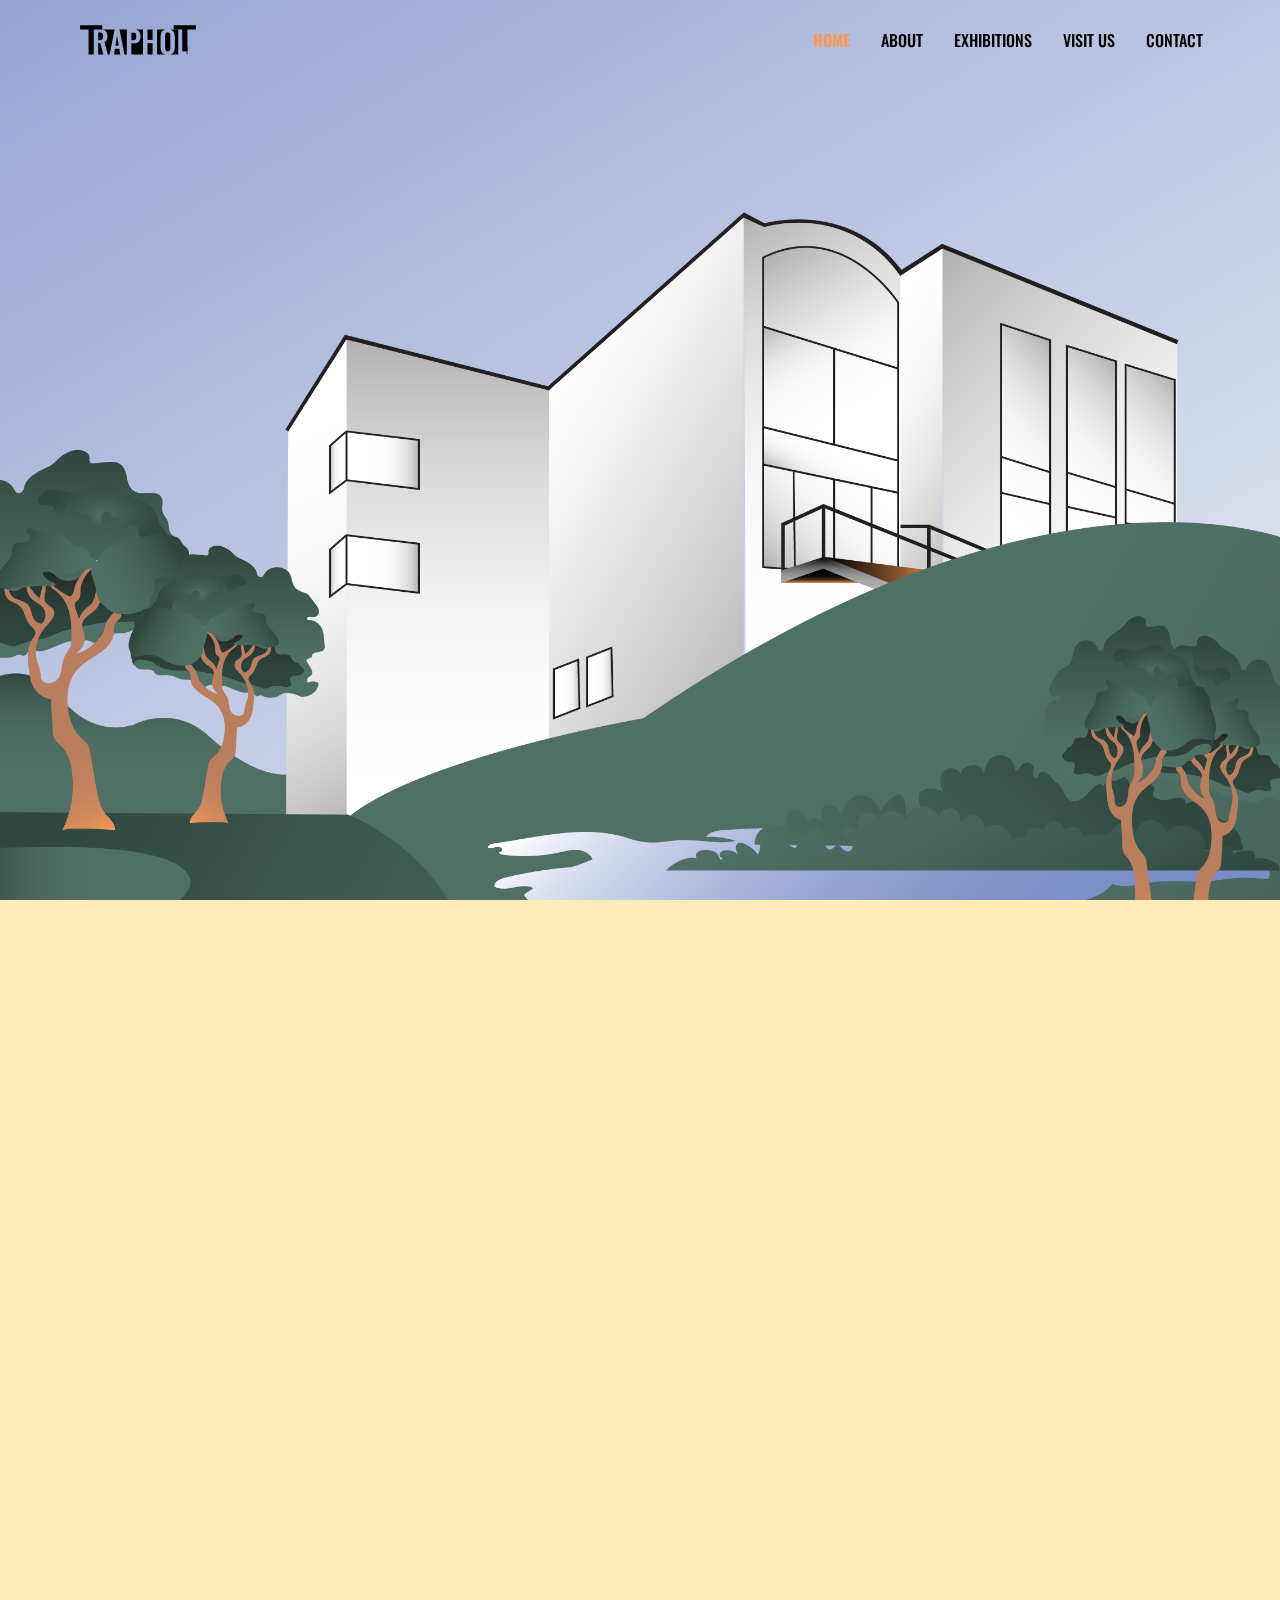
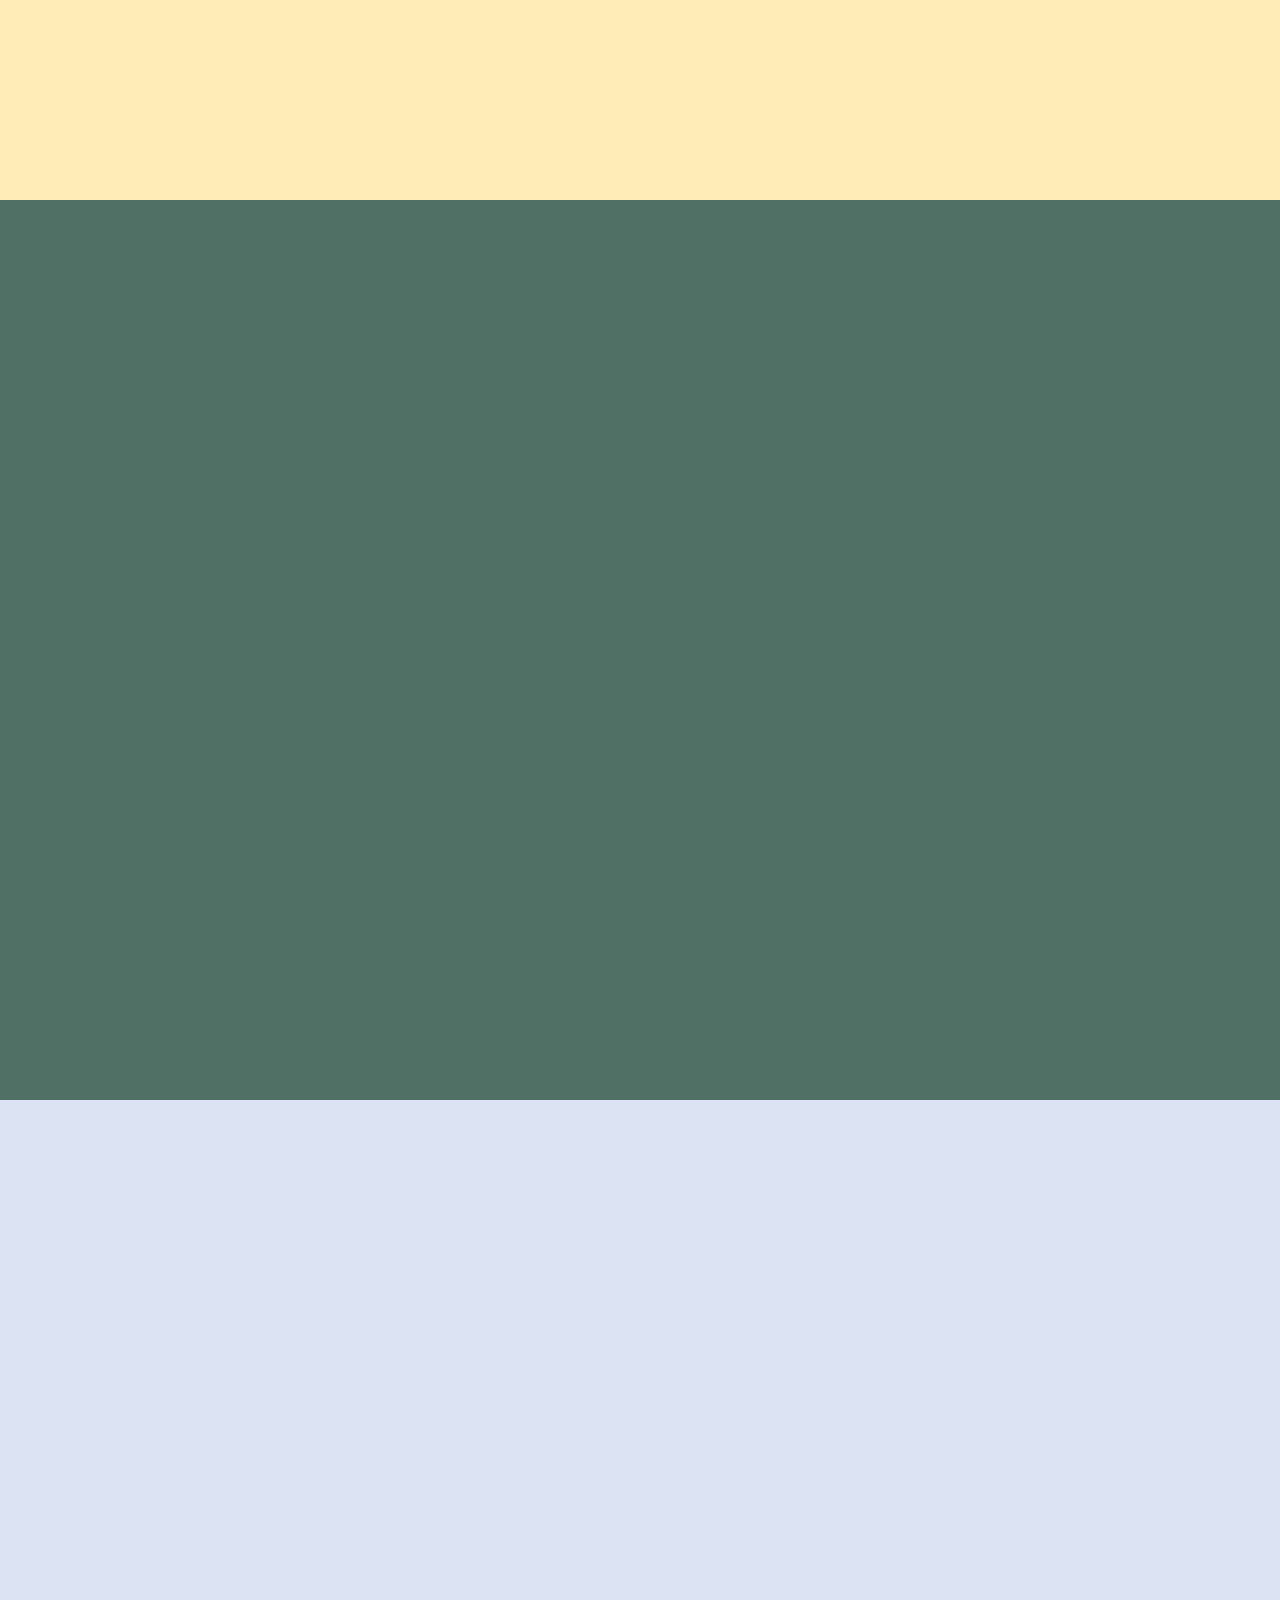
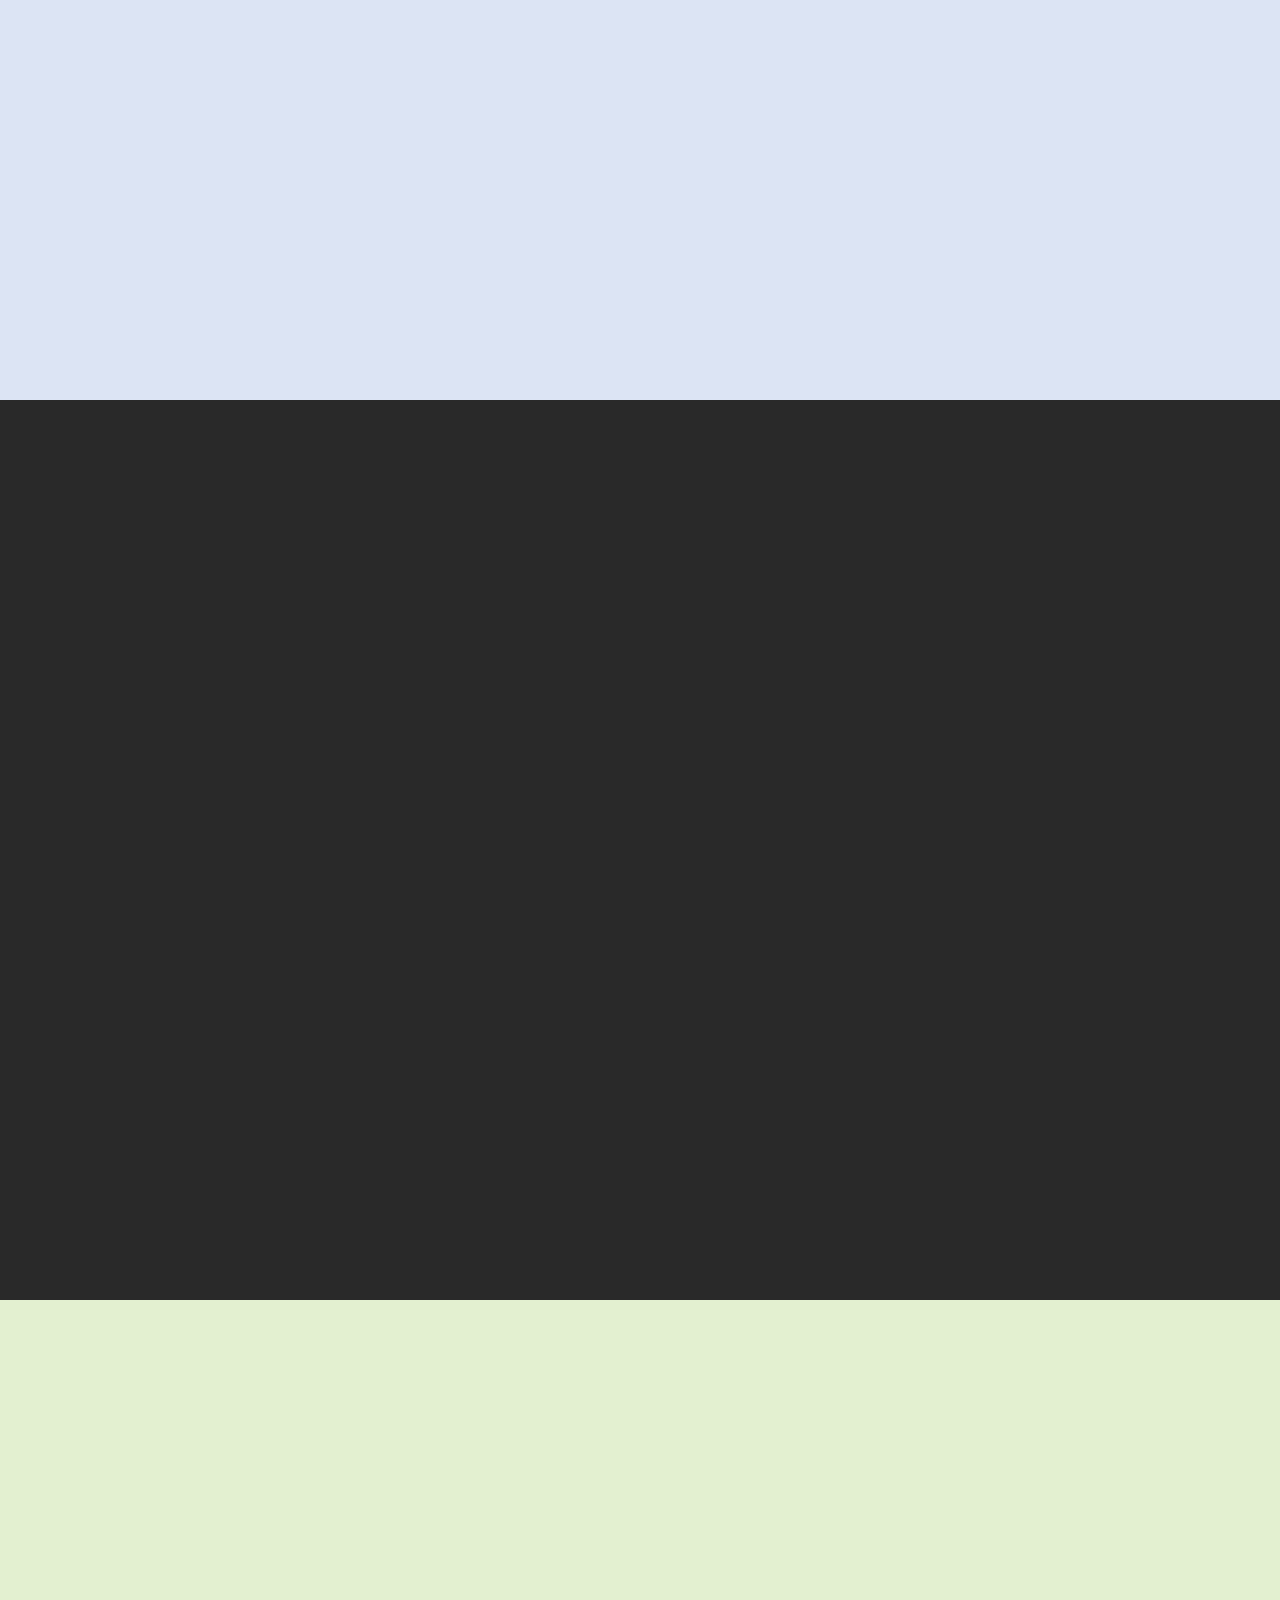
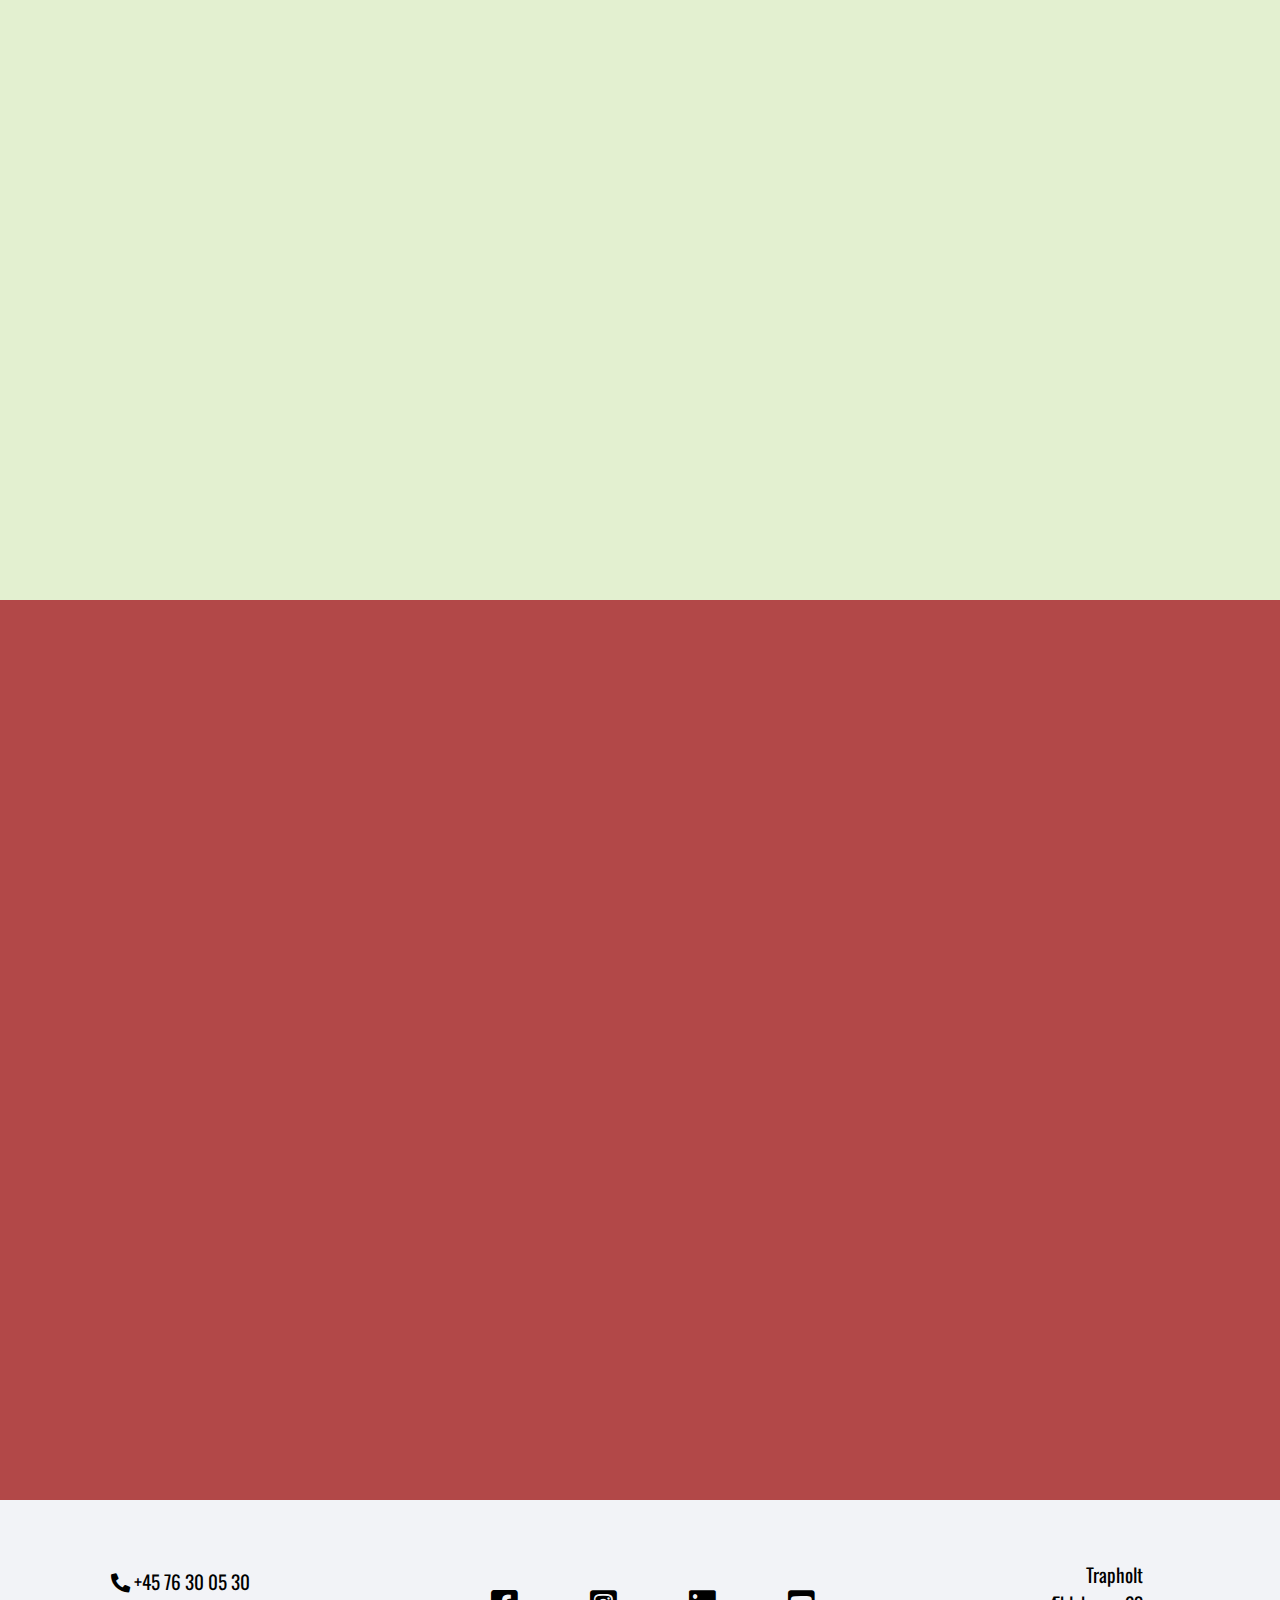
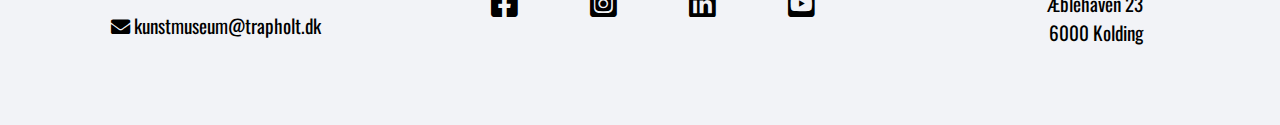
<file: index.html>
<!DOCTYPE html>
<html lang="en">

<head>
    <meta charset="UTF-8">
    <meta name="viewport" content="width=device-width, initial-scale=1.0">
    <meta http-equiv="X-UA-Compatible" content="ie=edge">
    <meta name="Description" content="Enter your description here" />
    <link rel="stylesheet" href="https://cdnjs.cloudflare.com/ajax/libs/twitter-bootstrap/4.6.0/css/bootstrap.min.css">
    <link rel="stylesheet" href="https://cdnjs.cloudflare.com/ajax/libs/font-awesome/5.15.4/css/all.min.css">
    <link rel="stylesheet" href="assets/css/style.css">
    <link rel="stylesheet" href="/assets/css/home.css">
    <link rel="shortcut icon" type="image/png" href="assets/img/trapholt-logo.png">
    <title>Trapholt</title>

    <link href="https://unpkg.com/aos@2.3.1/dist/aos.css" rel="stylesheet">
    <script src="https://unpkg.com/aos@2.3.1/dist/aos.js"></script>

</head>

<body>

    <!-- Navigation & background image -->
    <header>
        <nav class="navbar navbar-expand-lg fixed-top ">
            <div class="nav-brand-div">
                <a href="#" class="navbar-brand">
                    <div class="logo" id="logo">

                        <?xml version="1.0" encoding="utf-8"?>
                        <!-- Generator: Adobe Illustrator 25.0.0, SVG Export Plug-In . SVG Version: 6.00 Build 0)  -->
                        <svg version="1.1" id="Layer_1" xmlns="http://www.w3.org/2000/svg"
                            xmlns:xlink="http://www.w3.org/1999/xlink" x="0px" y="0px" viewBox="0 0 793.5 461.1"
                            style="enable-background:new 0 0 793.5 461.1;" xml:space="preserve">
                            <style type="text/css">
                                .st0 {
                                    fill: none;
                                    stroke: #000000;
                                    stroke-width: 5;
                                    stroke-miterlimit: 10;
                                }

                                .st1 {
                                    fill: #000000;
                                }
                            </style>
                            <g>
                                <line class="st0" x1="721.3" y1="327.2" x2="721.3" y2="277.1" />
                                <g>
                                    <g>
                                        <g>
                                            <path class="st1"
                                                d="M69.9,162.4H13.8v-29h146.6v29h-56.1v165.2H69.9L69.9,162.4L69.9,162.4z" />
                                        </g>
                                    </g>
                                    <g>
                                        <rect x="459.7" y="162.1" class="st1" width="33.6" height="68.9" />
                                        <path class="st1" d="M604.4,185.3c-2.4-2.1-6.1-3.1-11.1-3.1c-4.8,0-8.3,1-10.8,3.1c-2.4,2.1-4.1,5-4.9,8.6s-1.2,7.8-1.2,12.4
				v75.9c0,4.5,0.4,8.6,1.1,12.4c0.7,3.8,2.3,6.8,4.8,9c2.4,2.2,6.1,3.2,11,3.2c5,0,8.7-1.1,11.1-3.2c2.4-2.2,4-5.2,4.8-9
				c0.8-3.8,1.2-7.9,1.2-12.4v-75.9c0-4.6-0.4-8.8-1.2-12.4C608.4,190.3,606.8,187.5,604.4,185.3z" />
                                        <polygon class="st1" points="269.7,269.7 258.5,200.5 247.3,269.7 			" />
                                        <path class="st1" d="M580.9,327.7c-4.3-0.4-9.9-1.7-15.5-5.2c-3.1-1.9-5.4-4-6.7-5.4c-3.5-3.7-6.2-8.1-8.2-13.3
				c-3-8.1-4.5-17.8-4.5-28.9v-61.6c0-11.1,1.5-20.6,4.5-28.6c1.8-4.8,4.3-8.9,7.6-12.4c1-1.1,3.5-3.5,7.3-5.8
				c1-0.6,4.6-2.8,10.9-4.5h0v0h-53.1v164.8l57.6,1C580.9,327.8,580.9,327.7,580.9,327.7z" />
                                        <rect x="459.7" y="252.4" class="st1" width="33.6" height="74.5" />
                                        <path class="st1" d="M379.5,162.1c-0.1,0-0.2,0-0.3,0c-0.3,0-0.6,0-0.9,0c0,0,0,0,0,0.1c4.8,0.4,11.1,1.7,17.3,5.4
				c3.3,2,5.5,4,6,4.6c3.2,3.1,5.7,6.9,7.6,11.4c2.9,7,4.4,15.4,4.4,25.3c0,10.7-1.8,19.4-5.5,25.9c-3.7,6.6-8.8,11.4-15.4,14.3
				c-6.6,3-14.3,4.5-23.3,4.5h-16.3v73.2h0c0,0,0,0,0,0l76.7,0V162.1H379.5z" />
                                        <polygon class="st1" points="274.4,162.1 323,162.1 323,326.8 307.3,326.8 			" />
                                        <polygon class="st1"
                                            points="237.6,326.8 244.3,288.8 272.9,288.8 279.5,326.8 			" />
                                        <path class="st1" d="M150.2,161.5c0,0,0,0.1,0.1,0.1c9.4,0.5,16.5,2.7,20.9,4.4c8.1,3.2,11.8,6.7,12.9,7.8
				c1.7,1.7,3.2,3.6,4.6,5.7c4,6.4,6,15.1,6,26c0,6.6-0.6,12.6-1.8,17.9c-1.2,5.3-3.3,9.8-6.2,13.5c-2.9,3.7-7,6.6-12.1,8.6l23,81.2
				h11.8l33-164.8L150.2,161.5z" />
                                        <polygon class="st1"
                                            points="133.6,251.4 147.5,251.4 167.4,326.8 133.6,326.8 			" />
                                        <path class="st1"
                                            d="M707.9,162.1c-4.9,0-9.8,0-14.7,0c0,48,0,96,0,144c6.7,0,13.4,0,20.1,0" />
                                        <path class="st1" d="M663.1,162.1H611v0c5.8,1.6,9.4,3.8,10.5,4.5c6.8,4.2,11.8,10.3,14.8,18.2c3.1,7.9,4.6,17.5,4.6,28.6v61.8
				c0,11-1.5,20.5-4.6,28.6c-2,5.2-4.7,9.7-8.3,13.4c-2.8,2.9-5.5,4.7-6.6,5.4c-4.5,2.8-9.2,4.2-13.3,4.8c0,0.1,0,0.2,0,0.3
				l54.9-0.3L663.1,162.1z" />
                                        <path class="st1" d="M364.5,232.4c5.4,0,9.7-0.8,12.7-2.3c3-1.6,5.2-4.1,6.3-7.5c1.2-3.5,1.7-8.1,1.7-13.9c0-6-0.4-10.8-1.3-14.5
				s-2.8-6.5-5.7-8.2c-2.9-1.8-7.5-2.6-13.7-2.6h-11.4v49.2H364.5z" />
                                        <path class="st1" d="M156.9,229.9c3.5-1.7,5.9-4.4,7.4-8.1s2.2-8.5,2.2-14.3c0-8.3-1.5-14.5-4.6-18.6c-3-4.1-8.8-6.2-17.4-6.2
				h-11v49.8h9.4C148.8,232.4,153.5,231.6,156.9,229.9z" />
                                    </g>
                                    <g>
                                        <path class="st1"
                                            d="M632.9,133.3v29H689c0.4,47.9,0.8,95.9,1.1,143.8h33.5c0.2-47.9,0.2-95.9-0.1-143.8h56.2v-29H632.9z" />
                                    </g>
                                </g>
                            </g>
                        </svg>



                    </div>
                </a>
            </div>

            <button class="navbar-toggler" type="button" data-toggle="collapse" data-target="#navbarNavAltMarkup"
                aria-controls="navbarNavAltMarkup" aria-expanded="false" aria-label="Toggle navigation">
                <span class="navbar-toggler-icon"><i class="fas fa-bars" style="color:#000000; font-size:28px;"></i></span>
            </button>
            <div id="navbarNavAltMarkup" class="collapse navbar-collapse">
                <ul id="navbar-nav" class="navbar-nav ml-auto">
                    <li><a class="nav-item nav-link active" href="#">Home</a></li>
                    <li><a class="nav-item nav-link" href="./assets/about.html">About</a></li>
                    <li><a class="nav-item nav-link" href="./assets/exhibitions.html">Exhibitions</a></li>
                    <li><a class="nav-item nav-link" href="./assets/visit.html">Visit us</a></li>
                    <li><a class="nav-item nav-link" href="./assets/contact.html">Contact</a></li>
                </ul>
            </div>
        </nav>

        <div class="hero-img-bg"></div>

    </header>


    <section id="read-about">

        <div class="container-fluid">
            <div class="row">

                <div class="col-sm-12 col-md-7 flex-col image">
                    <div 
                    class="image-about"
                    data-aos="fade-right"
                    data-aos-duration="1000"
                    data-aos-anchor-placement="bottom-bottom">
                        <img src="/assets/img/front-page/trapholt-museum-img.jfif" alt="trapholt-museum-img">
                    </div>
                </div>

                <div class="col-sm-12 col-md-5 flex-col item">
                    <div class="info-item-about">
                        <div 
                        class="info-text-about"
                        data-aos="fade-up"
                        data-aos-duration="1000"
                        data-aos-anchor-placement="bottom-bottom">
                            <h1>Read about <br>trapholt</h1>
                            <p>
                                Trapholt is a museum of modern art,<br>
                                crafts and design with unique<br>
                                architecture and scenic location<br>
                                down to Kolding fjord.<br>
                            </p>
                            <button class="btn" onclick="location.href='/assets/about.html';">More</button>
                        </div>
                    </div>
                </div>

            </div>
        </div>

    </section>



    <section id="latest-exhibitions">

        <div class="container-fluid">
            <div class="row">

                <div class="col-sm-12 col-md-6 flex-col">
                    <div class="info-item-exhibitions">
                        <div 
                        class="info-text-exhibitions"
                        data-aos="fade-up"
                        data-aos-duration="1000"
                        data-aos-anchor-placement="bottom-bottom">
                            <h1>Go through the exhibitions</h1>
                            <p>
                                See current, future and<br>
                                previous exhibitions
                            </p>
                            <button class="btn" onclick="location.href='/assets/exhibitions.html';">More</button>
                        </div>
                    </div>
                </div>

                <div class="col-sm-12 col-md-6 flex-col">
                    <div 
                    class="image-shop"
                    data-aos="fade-left"
                    data-aos-duration="1000"
                    data-aos-anchor-placement="bottom-bottom">
                        <img src="/assets/img/exhibition.png" alt="trapholt-museum-img">
                    </div>
                </div>

            </div>
        </div>

    </section>


    <section id="visit-us">

        <div class="container-fluid">
            <div class="row">

                <div class="col-sm-12 col-md-7 flex-col image">
                    <div 
                    class="image-visit"
                    data-aos="fade-right"
                    data-aos-duration="1000"
                    data-aos-anchor-placement="bottom-bottom">
                        <img src="/assets/img/front-page/trapholt-museum-img2.jpg" alt="trapholt-museum-img">
                    </div>
                </div>

                <div class="col-sm-12 col-md-5 flex-col">
                    <div class="info-item-visit">
                        <div 
                        class="info-text-visit"
                        data-aos="fade-up"
                        data-aos-duration="1000"
                        data-aos-anchor-placement="bottom-bottom">
                            <h1>Visit us in Kolding</h1>
                            <p>
                                See opening hours, prices<br>
                                and where to find us.<br>
                            </p>
                            <button class="btn" onclick="location.href='/assets/visit.html';">More</button>
                        </div>
                    </div>
                </div>

            </div>
        </div>

    </section>



    <section id="design-shop">

        <div class="container-fluid">
            <div class="row">
                
                <div class="col-sm-12 col-md-6 flex-col">
                    <div class="info-item-shop">
                        <div 
                        class="info-text-shop"
                        data-aos="fade-up"
                        data-aos-duration="1000"
                        data-aos-anchor-placement="bottom-bottom">
                            <h1>Come and see <br>our design shop</h1>
                            <p>
                                In Trapholt Design shop we<br>
                                appreciate the good craftsmanship,<br>
                                the unique and the classic design.
                            </p>
                            <button class="btn">More</button>
                        </div>
                    </div>
                </div>

                <div class="col-sm-12 col-md-6 flex-col">
                    <div 
                    class="image-shop"
                    data-aos="fade-left"
                    data-aos-duration="1000"
                    data-aos-anchor-placement="bottom-bottom">
                        <img src="/assets/img/front-page/design-shop.jpg" alt="trapholt-museum-img">
                    </div>
                </div>

            </div>
        </div>

    </section>



    <section id="cafe">

        <div class="container-fluid">
            <div class="row">

                <div class="col-sm-12 col-md-7 flex-col image">
                    <div 
                    class="image-cafe"
                    data-aos="fade-right"
                    data-aos-duration="1000"
                    data-aos-anchor-placement="bottom-bottom">
                        <img src="/assets/img/front-page/trapholt_gustav_lind_cafe_myren.jpg" alt="trapholt-museum-img">
                    </div>
                </div>

                <div class="col-sm-12 col-md-5 flex-col">
                    <div class="info-item-cafe">
                        <div 
                        class="info-text-cafe"
                        data-aos="fade-up"
                        data-aos-duration="1000"
                        data-aos-anchor-placement="bottom-bottom"
                        >
                            <h1>Relax in Café <br> Gustav Lind</h1>
                            <p>
                                The experience of Trapholt<br>
                                continues naturally when you step<br>
                                into Gustav Lind, which is Trapholt's<br>
                                own little gastronomic experience.
                            </p>
                            <button class="btn">More</button>
                        </div>
                    </div>
                </div>

            </div>
        </div>

    </section>


    <section id="contact">

        <div class="container-fluid">
            <div class="row">
                
                <div class="col-sm-12 col-md-5 flex-col">
                    <div class="info-item-contact">
                        <div 
                        class="info-text-contact"
                        data-aos="fade-up"
                        data-aos-duration="1000"
                        data-aos-anchor-placement="bottom-bottom">
                            <h1>Feel free to <br>contact us</h1>
                            <p>
                                Send us an inquiry or contact<br>
                                one of our employees directly.
                            </p>
                            <button class="btn" onclick="location.href='/assets/contact.html';">More</button>
                        </div>
                    </div>
                </div>

                <div class="col-sm-12 col-md-7 flex-col">
                    <div 
                    class="image-contact"
                    data-aos="fade-left"
                    data-aos-duration="1000"
                    data-aos-anchor-placement="bottom-bottom">
                        <img src="/assets/img/front-page/jproede-panton-stole-ophaengt-i-museumsgangen-paa-trapholt-som-en-introduktion-til-udstillingen-foto-lars-svanholm.jpg" alt="trapholt-museum-img">
                    </div>
                </div>

            </div>
        </div>

    </section>





    <section id="footer">

        <div class="container-fluid">
            <div class="row footer-contact">
                <div class="col-sm-12 col-md-3 flex-col">
                    <div class="contact">
                        <p><i class="fas fa-phone-alt"></i> 
                        +45 76 30 05 30</p>
                        <p>
                        <i class="fas fa-envelope"></i> 
                        kunstmuseum@trapholt.dk</p>
                    </div>
                </div>

                <div class="col-sm-12 col-md-6 flex-col">
                    <div class="social">
                        <ul class="list-inline">
                            <li class="social-item list-inline-item">
                                <a href="https://www.facebook.com/trapholt.dk/" alt="facebook">
                                    <i class="fab fa-facebook-square"></i>
                                </a>
                            </li>

                            <li class="social-item list-inline-item">
                                <a href="https://www.instagram.com/trapholt/" alt="instagram">
                                    <i class="fab fa-instagram-square"></i>
                                </a>
                            </li>
                            <li class="social-item list-inline-item">
                                <a href="https://www.linkedin.com/company/trapholt/" alt="linkedin">
                                    <i class="fab fa-linkedin"></i>
                                </a>
                            </li>
                            <li class="social-item list-inline-item">
                                <a href="https://www.youtube.com/channel/UCQfgiSZYdyAyGkk9Hu85p9g?view_as=subscriber" alt="youtube">
                                    <i class="fab fa-youtube-square"></i>
                                </a>
                            </li>
                        </ul>
                    </div>
                </div>

                <div class="col-sm-12 col-md-3 flex-col">
                    <div class="address">
                        <p>Trapholt<br>
                        Æblehaven 23<br>
                        6000 Kolding</p>
                    </div>
                </div>
            </div>
        </div>
    </section>





    <script src="https://cdnjs.cloudflare.com/ajax/libs/jquery/3.5.1/jquery.slim.min.js"></script>
    <script src="https://cdnjs.cloudflare.com/ajax/libs/popper.js/1.16.1/umd/popper.min.js"></script>
    <script src="https://cdnjs.cloudflare.com/ajax/libs/twitter-bootstrap/4.6.0/js/bootstrap.min.js"></script>

    <script src="assets/javascript/main.js"></script>

    <script>
        AOS.init();
    </script>

</body>

</html>
</file>
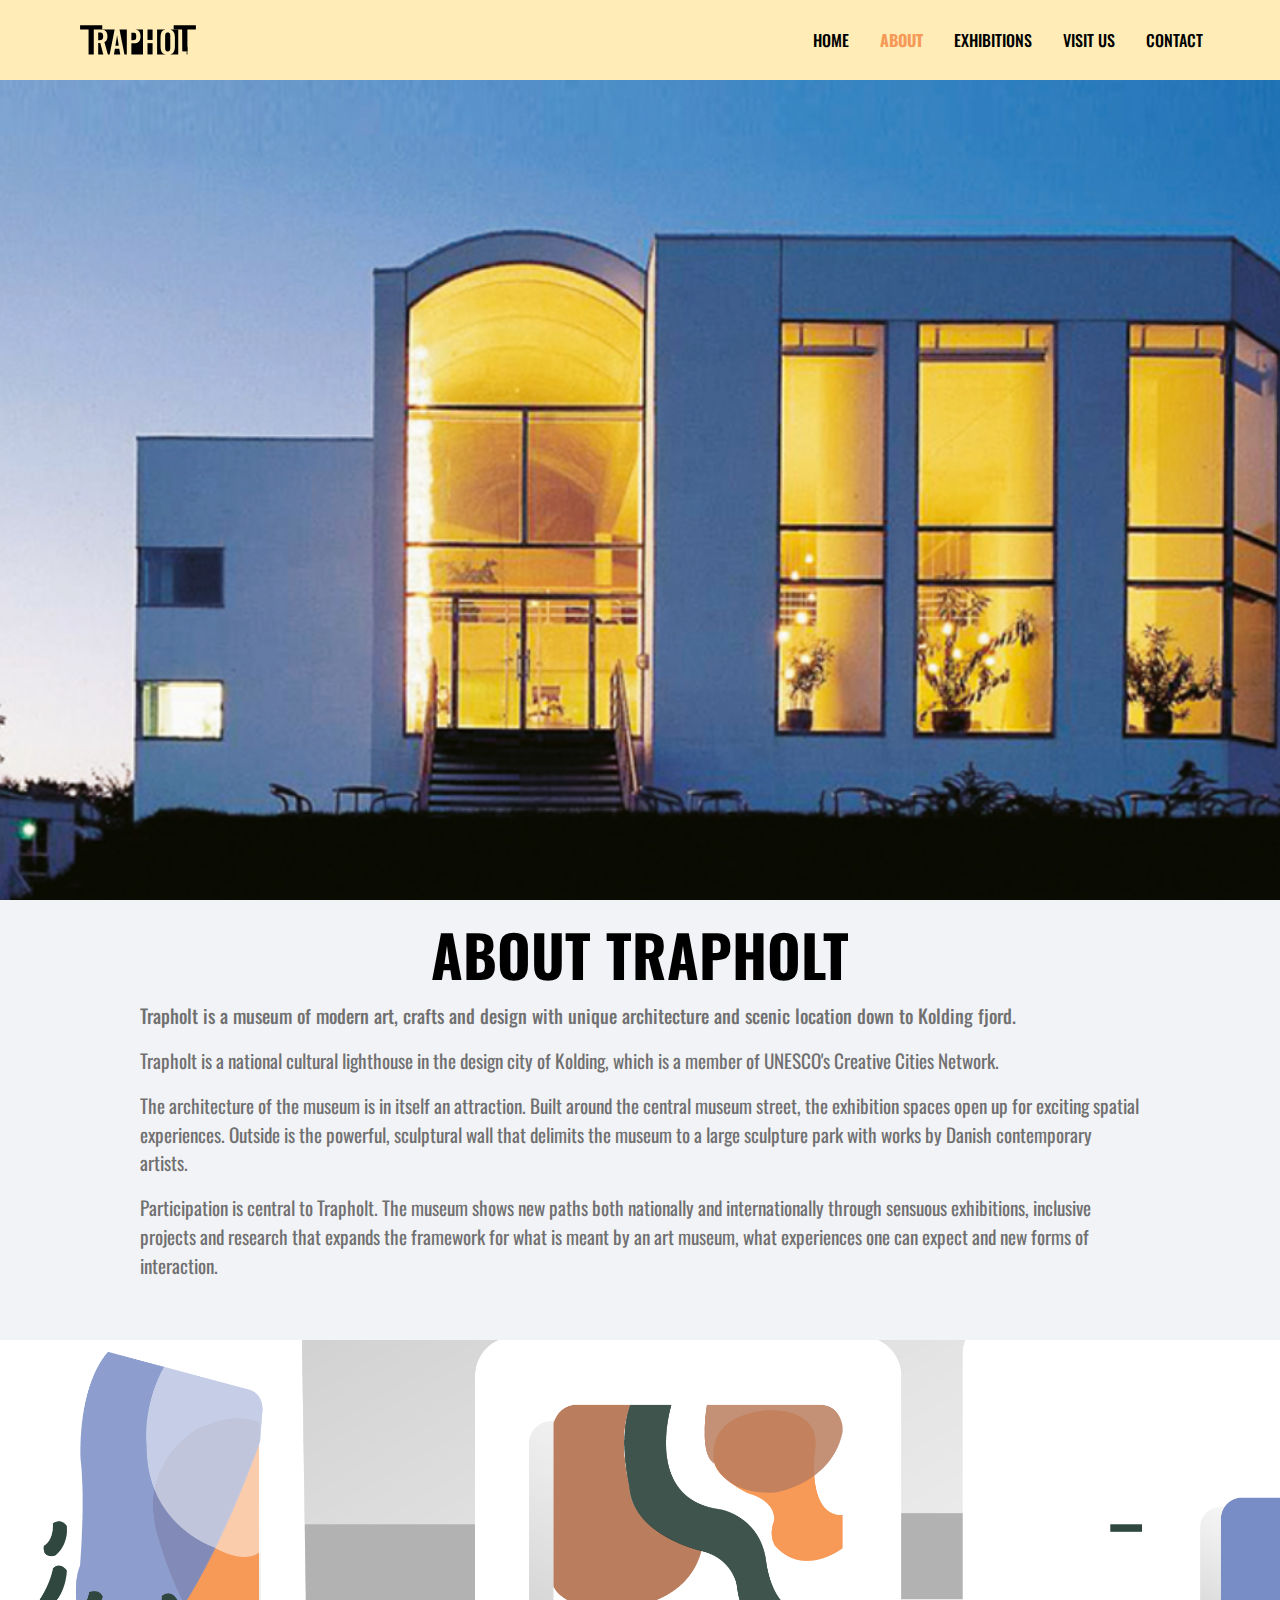
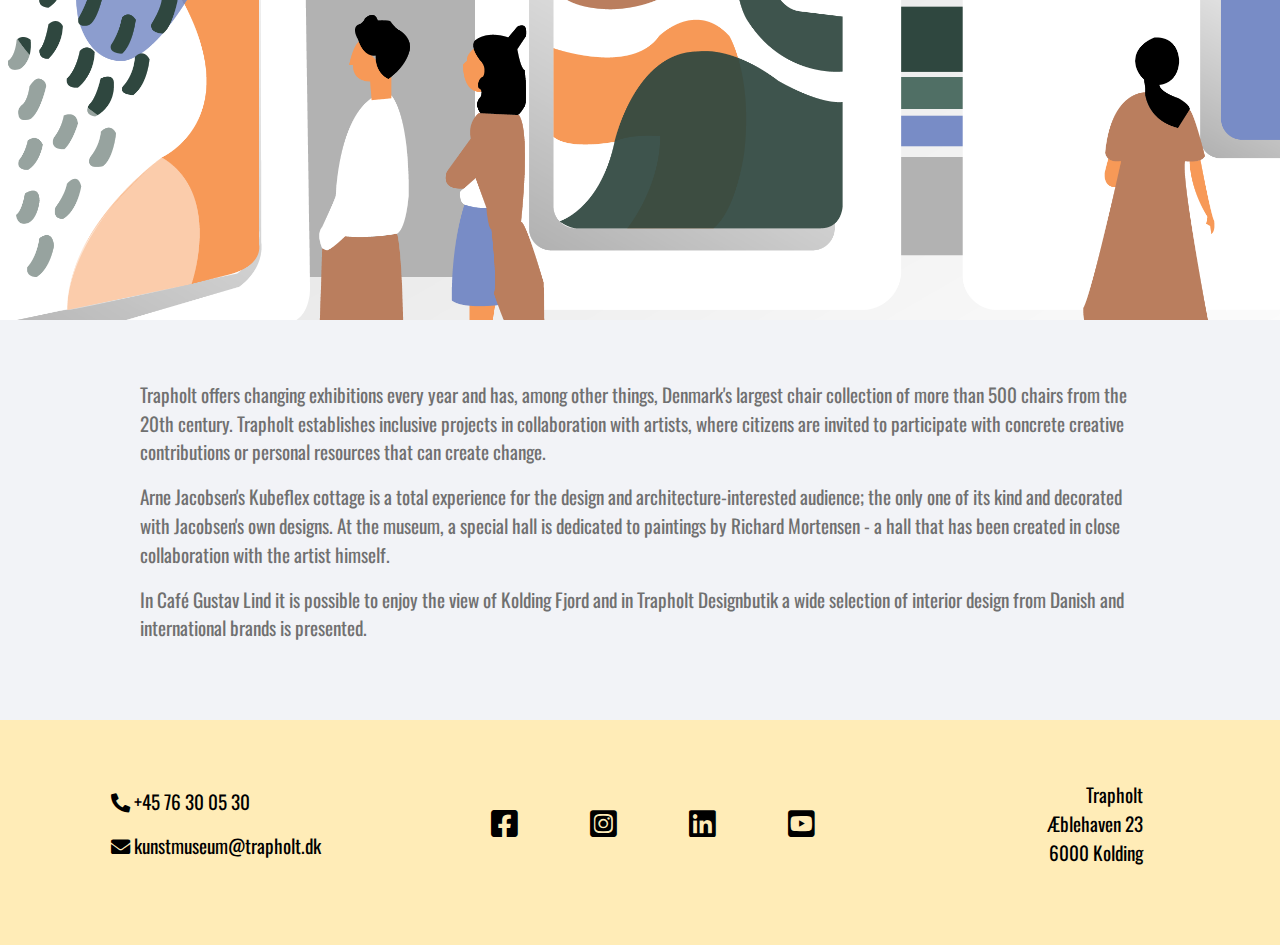
<file: assets/about.html>
<!DOCTYPE html>
<html lang="en">

<head>
    <meta charset="UTF-8">
    <meta name="viewport" content="width=device-width, initial-scale=1.0">
    <meta http-equiv="X-UA-Compatible" content="ie=edge">
    <meta name="Description" content="Enter your description here" />
    <link rel="stylesheet" href="https://cdnjs.cloudflare.com/ajax/libs/twitter-bootstrap/4.6.0/css/bootstrap.min.css">
    <link rel="stylesheet" href="https://cdnjs.cloudflare.com/ajax/libs/font-awesome/5.15.4/css/all.min.css">
    <link rel="stylesheet" href="./css/style.css">
    <link rel="stylesheet" href="./css/about.css">
    <link rel="shortcut icon" type="image/png" href="./img/trapholt-logo.png">
    <title>Trapholt</title>
</head>

<body>

    <!-- Navigation & background image -->
    <header>
        <nav class="navbar navbar-expand-lg fixed-top ">
            <div class="nav-brand-div">
                <a href="../index.html" class="navbar-brand">
                    <div class="logo" id="logo">

                        <?xml version="1.0" encoding="utf-8"?>
                        <!-- Generator: Adobe Illustrator 25.0.0, SVG Export Plug-In . SVG Version: 6.00 Build 0)  -->
                        <svg version="1.1" id="Layer_1" xmlns="http://www.w3.org/2000/svg"
                            xmlns:xlink="http://www.w3.org/1999/xlink" x="0px" y="0px" viewBox="0 0 793.5 461.1"
                            style="enable-background:new 0 0 793.5 461.1;" xml:space="preserve">
                            <style type="text/css">
                                .st0 {
                                    fill: none;
                                    stroke: #000000;
                                    stroke-width: 5;
                                    stroke-miterlimit: 10;
                                }

                                .st1 {
                                    fill: #000000;
                                }
                            </style>
                            <g>
                                <line class="st0" x1="721.3" y1="327.2" x2="721.3" y2="277.1" />
                                <g>
                                    <g>
                                        <g>
                                            <path class="st1"
                                                d="M69.9,162.4H13.8v-29h146.6v29h-56.1v165.2H69.9L69.9,162.4L69.9,162.4z" />
                                        </g>
                                    </g>
                                    <g>
                                        <rect x="459.7" y="162.1" class="st1" width="33.6" height="68.9" />
                                        <path class="st1" d="M604.4,185.3c-2.4-2.1-6.1-3.1-11.1-3.1c-4.8,0-8.3,1-10.8,3.1c-2.4,2.1-4.1,5-4.9,8.6s-1.2,7.8-1.2,12.4
				v75.9c0,4.5,0.4,8.6,1.1,12.4c0.7,3.8,2.3,6.8,4.8,9c2.4,2.2,6.1,3.2,11,3.2c5,0,8.7-1.1,11.1-3.2c2.4-2.2,4-5.2,4.8-9
				c0.8-3.8,1.2-7.9,1.2-12.4v-75.9c0-4.6-0.4-8.8-1.2-12.4C608.4,190.3,606.8,187.5,604.4,185.3z" />
                                        <polygon class="st1" points="269.7,269.7 258.5,200.5 247.3,269.7 			" />
                                        <path class="st1" d="M580.9,327.7c-4.3-0.4-9.9-1.7-15.5-5.2c-3.1-1.9-5.4-4-6.7-5.4c-3.5-3.7-6.2-8.1-8.2-13.3
				c-3-8.1-4.5-17.8-4.5-28.9v-61.6c0-11.1,1.5-20.6,4.5-28.6c1.8-4.8,4.3-8.9,7.6-12.4c1-1.1,3.5-3.5,7.3-5.8
				c1-0.6,4.6-2.8,10.9-4.5h0v0h-53.1v164.8l57.6,1C580.9,327.8,580.9,327.7,580.9,327.7z" />
                                        <rect x="459.7" y="252.4" class="st1" width="33.6" height="74.5" />
                                        <path class="st1" d="M379.5,162.1c-0.1,0-0.2,0-0.3,0c-0.3,0-0.6,0-0.9,0c0,0,0,0,0,0.1c4.8,0.4,11.1,1.7,17.3,5.4
				c3.3,2,5.5,4,6,4.6c3.2,3.1,5.7,6.9,7.6,11.4c2.9,7,4.4,15.4,4.4,25.3c0,10.7-1.8,19.4-5.5,25.9c-3.7,6.6-8.8,11.4-15.4,14.3
				c-6.6,3-14.3,4.5-23.3,4.5h-16.3v73.2h0c0,0,0,0,0,0l76.7,0V162.1H379.5z" />
                                        <polygon class="st1" points="274.4,162.1 323,162.1 323,326.8 307.3,326.8 			" />
                                        <polygon class="st1"
                                            points="237.6,326.8 244.3,288.8 272.9,288.8 279.5,326.8 			" />
                                        <path class="st1" d="M150.2,161.5c0,0,0,0.1,0.1,0.1c9.4,0.5,16.5,2.7,20.9,4.4c8.1,3.2,11.8,6.7,12.9,7.8
				c1.7,1.7,3.2,3.6,4.6,5.7c4,6.4,6,15.1,6,26c0,6.6-0.6,12.6-1.8,17.9c-1.2,5.3-3.3,9.8-6.2,13.5c-2.9,3.7-7,6.6-12.1,8.6l23,81.2
				h11.8l33-164.8L150.2,161.5z" />
                                        <polygon class="st1"
                                            points="133.6,251.4 147.5,251.4 167.4,326.8 133.6,326.8 			" />
                                        <path class="st1"
                                            d="M707.9,162.1c-4.9,0-9.8,0-14.7,0c0,48,0,96,0,144c6.7,0,13.4,0,20.1,0" />
                                        <path class="st1" d="M663.1,162.1H611v0c5.8,1.6,9.4,3.8,10.5,4.5c6.8,4.2,11.8,10.3,14.8,18.2c3.1,7.9,4.6,17.5,4.6,28.6v61.8
				c0,11-1.5,20.5-4.6,28.6c-2,5.2-4.7,9.7-8.3,13.4c-2.8,2.9-5.5,4.7-6.6,5.4c-4.5,2.8-9.2,4.2-13.3,4.8c0,0.1,0,0.2,0,0.3
				l54.9-0.3L663.1,162.1z" />
                                        <path class="st1" d="M364.5,232.4c5.4,0,9.7-0.8,12.7-2.3c3-1.6,5.2-4.1,6.3-7.5c1.2-3.5,1.7-8.1,1.7-13.9c0-6-0.4-10.8-1.3-14.5
				s-2.8-6.5-5.7-8.2c-2.9-1.8-7.5-2.6-13.7-2.6h-11.4v49.2H364.5z" />
                                        <path class="st1" d="M156.9,229.9c3.5-1.7,5.9-4.4,7.4-8.1s2.2-8.5,2.2-14.3c0-8.3-1.5-14.5-4.6-18.6c-3-4.1-8.8-6.2-17.4-6.2
				h-11v49.8h9.4C148.8,232.4,153.5,231.6,156.9,229.9z" />
                                    </g>
                                    <g>
                                        <path class="st1"
                                            d="M632.9,133.3v29H689c0.4,47.9,0.8,95.9,1.1,143.8h33.5c0.2-47.9,0.2-95.9-0.1-143.8h56.2v-29H632.9z" />
                                    </g>
                                </g>
                            </g>
                        </svg>



                    </div>
                </a>
            </div>

            <button class="navbar-toggler" type="button" data-toggle="collapse" data-target="#navbarNavAltMarkup"
                aria-controls="navbarNavAltMarkup" aria-expanded="false" aria-label="Toggle navigation">
                <span class="navbar-toggler-icon"><i class="fas fa-bars" style="color:#000; font-size:28px;"></i></span>
            </button>
            <div id="navbarNavAltMarkup" class="collapse navbar-collapse">
                <ul id="navbar-nav" class="navbar-nav ml-auto">
                    <li><a class="nav-item nav-link" href="../index.html">Home</a></li>
                    <li><a class="nav-item nav-link active" href="#">About</a></li>
                    <li><a class="nav-item nav-link" href="./exhibitions.html">Exhibitions</a></li>
                    <li><a class="nav-item nav-link" href="./visit.html">Visit us</a></li>
                    <li><a class="nav-item nav-link" href="./contact.html">Contact</a></li>
                </ul>
            </div>
        </nav>

        <div id="about-bg"><img src="../assets/img/about/about-img-bg.png" alt=""></div>

    </header>


    <main>
        <section class="about-container-1">
            <h1>About Trapholt</h1>
            <div class="about-trapholt-text-1">
                <p id="about-trapholt-bolder">Trapholt is a museum of modern art, crafts and design with unique architecture and scenic location down to Kolding fjord.</p>
                <p>Trapholt is a national cultural lighthouse in the design city of Kolding, which is a member of UNESCO's Creative Cities Network.</p>
                <p>The architecture of the museum is in itself an attraction. Built around the central museum street, the exhibition spaces open up for exciting spatial experiences. Outside is the powerful, sculptural wall that delimits the museum to a large sculpture park with works by Danish contemporary artists.</p>
                <p>Participation is central to Trapholt. The museum shows new paths both nationally and internationally through sensuous exhibitions, inclusive projects and research that expands the framework for what is meant by an art museum, what experiences one can expect and new forms of interaction.</p>
            </div>
        </section>

        <section class="about-container-2">
            <img src="../assets/img/about/about-img-divider.png" alt="">
        </section>

        <section class="about-container-3">
            <div class="about-trapholt-text-2">
                <p>Trapholt offers changing exhibitions every year and has, among other things, Denmark's largest chair collection of more than 500 chairs from the 20th century. Trapholt establishes inclusive projects in collaboration with artists, where citizens are invited to participate with concrete creative contributions or personal resources that can create change.</p>
                <p>Arne Jacobsen's Kubeflex cottage is a total experience for the design and architecture-interested audience; the only one of its kind and decorated with Jacobsen's own designs. At the museum, a special hall is dedicated to paintings by Richard Mortensen - a hall that has been created in close collaboration with the artist himself.</p>
                <p>In Café Gustav Lind it is possible to enjoy the view of Kolding Fjord and in Trapholt Designbutik a wide selection of interior design from Danish and international brands is presented.</p>
            </div>
        </section>
    </main>




    <section id="footer">

        <div class="container-fluid">
            <div class="row footer-contact">
                <div class="col-sm-12 col-md-3 flex-col">
                    <div class="contact">
                        <p><i class="fas fa-phone-alt"></i> 
                        +45 76 30 05 30</p>
                        <p>
                        <i class="fas fa-envelope"></i> 
                        kunstmuseum@trapholt.dk</p>
                    </div>
                </div>

                <div class="col-sm-12 col-md-6 flex-col">
                    <div class="social">
                        <ul class="list-inline">
                            <li class="social-item list-inline-item">
                                <a href="https://www.facebook.com/trapholt.dk/" alt="facebook">
                                    <i class="fab fa-facebook-square"></i>
                                </a>
                            </li>

                            <li class="social-item list-inline-item">
                                <a href="https://www.instagram.com/trapholt/" alt="instagram">
                                    <i class="fab fa-instagram-square"></i>
                                </a>
                            </li>
                            <li class="social-item list-inline-item">
                                <a href="https://www.linkedin.com/company/trapholt/" alt="linkedin">
                                    <i class="fab fa-linkedin"></i>
                                </a>
                            </li>
                            <li class="social-item list-inline-item">
                                <a href="https://www.youtube.com/channel/UCQfgiSZYdyAyGkk9Hu85p9g?view_as=subscriber" alt="youtube">
                                    <i class="fab fa-youtube-square"></i>
                                </a>
                            </li>
                        </ul>
                    </div>
                </div>

                <div class="col-sm-12 col-md-3 flex-col">
                    <div class="address">
                        <p>Trapholt<br>
                        Æblehaven 23<br>
                        6000 Kolding</p>
                    </div>
                </div>
            </div>
        </div>
    </section>





    <script src="https://cdnjs.cloudflare.com/ajax/libs/jquery/3.5.1/jquery.slim.min.js"></script>
    <script src="https://cdnjs.cloudflare.com/ajax/libs/popper.js/1.16.1/umd/popper.min.js"></script>
    <script src="https://cdnjs.cloudflare.com/ajax/libs/twitter-bootstrap/4.6.0/js/bootstrap.min.js"></script>

</body>

</html>
</file>
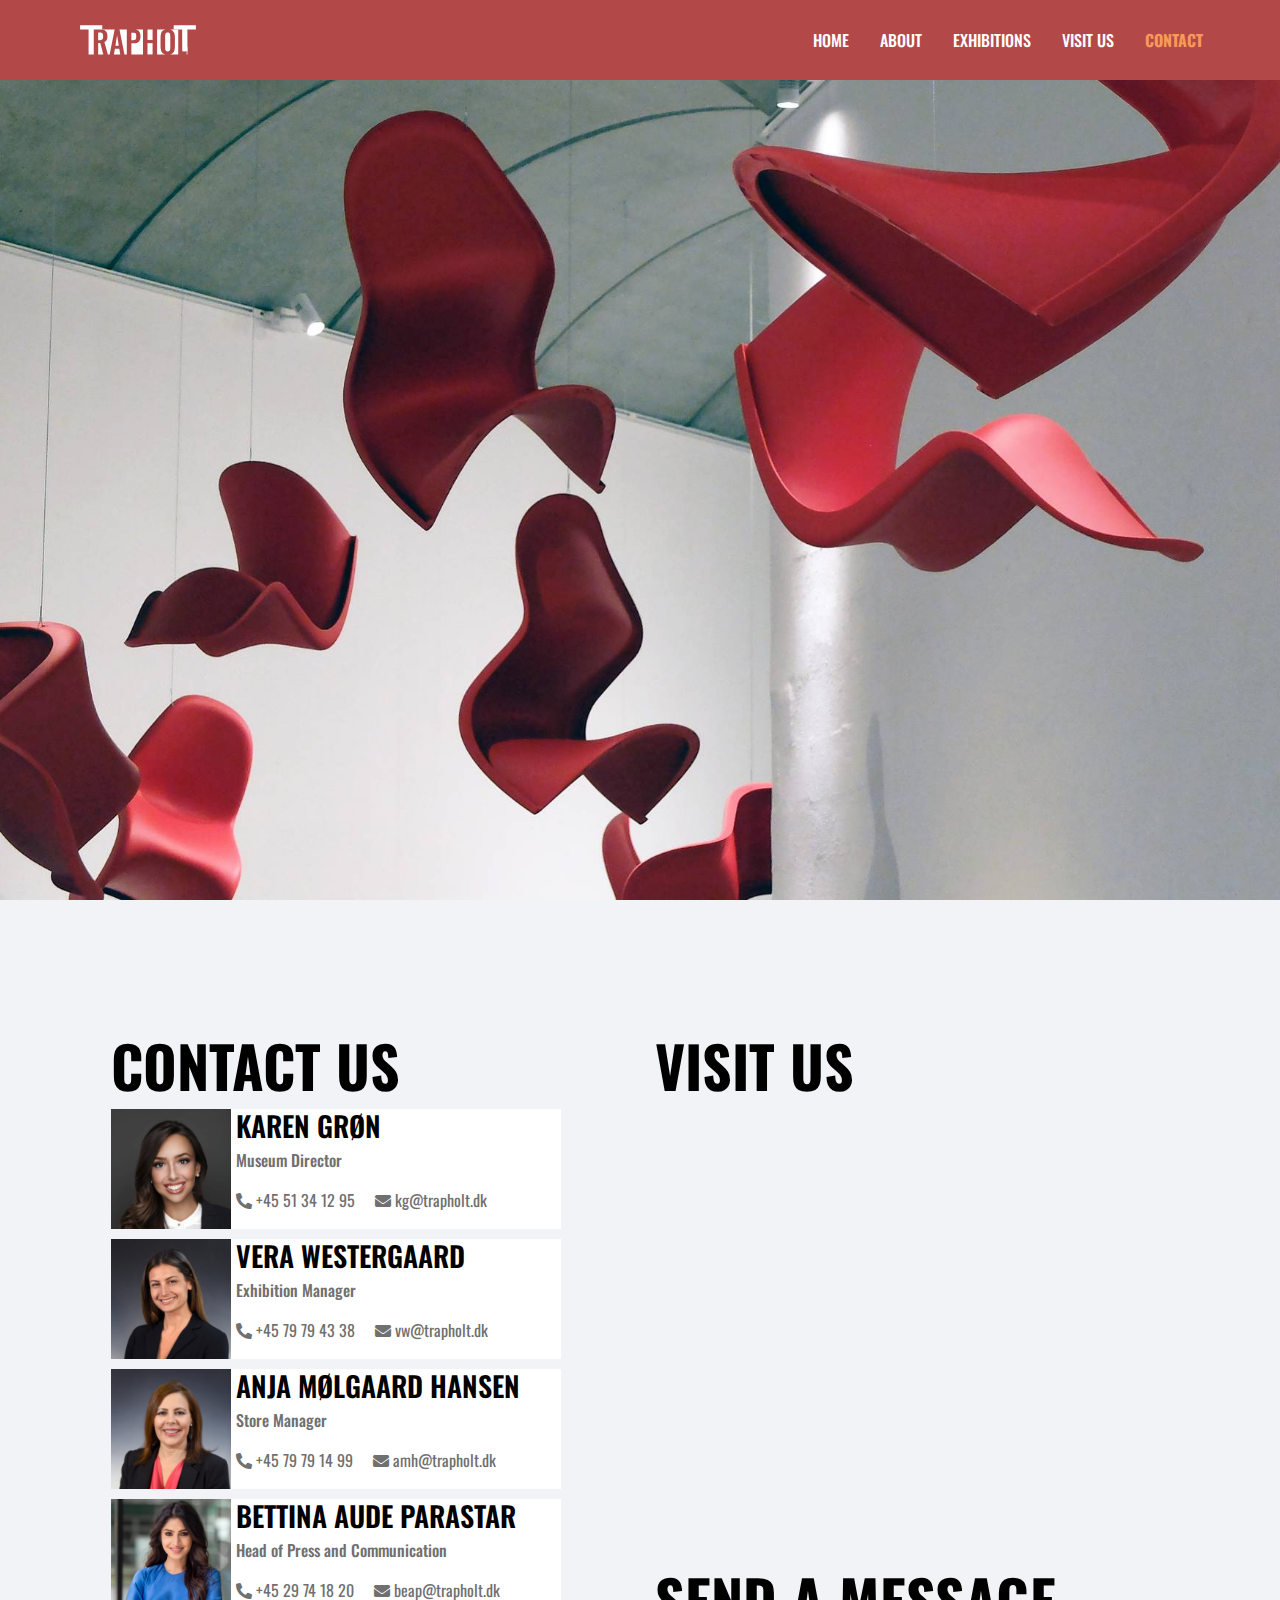
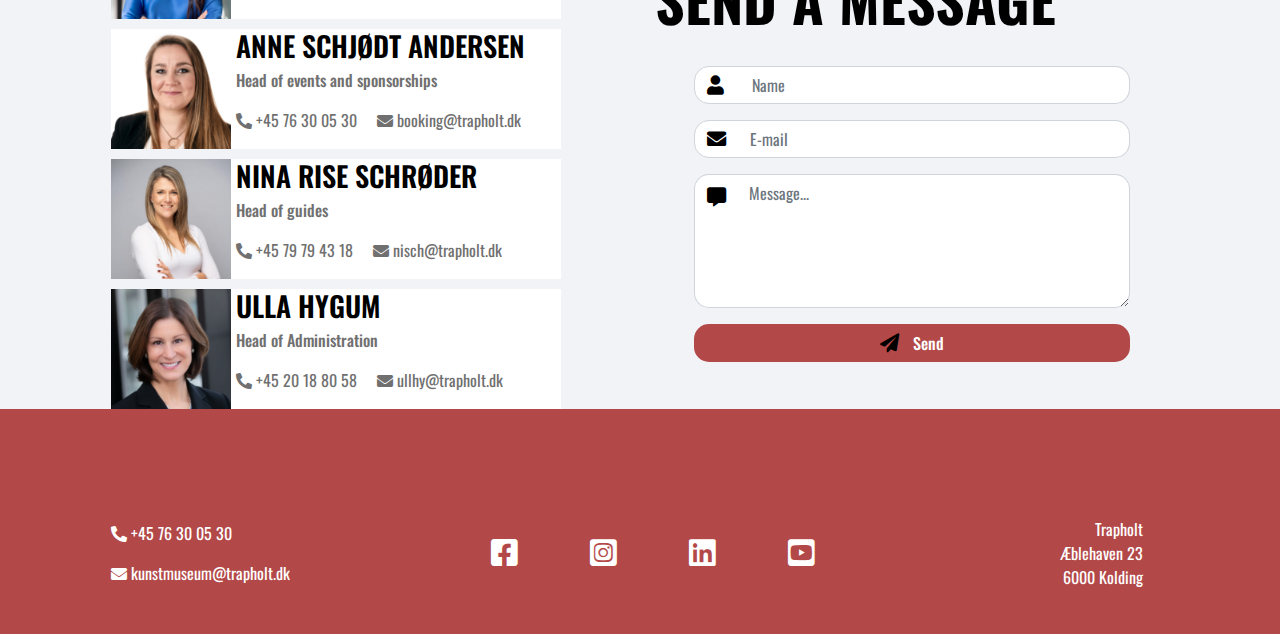
<file: assets/contact.html>
<!DOCTYPE html>
<html lang="en">

<head>
    <meta charset="UTF-8">
    <meta name="viewport" content="width=device-width, initial-scale=1.0">
    <meta http-equiv="X-UA-Compatible" content="ie=edge">
    <meta name="Description" content="Enter your description here" />
    <link rel="stylesheet" href="https://cdnjs.cloudflare.com/ajax/libs/twitter-bootstrap/4.6.0/css/bootstrap.min.css">
    <link rel="stylesheet" href="https://cdnjs.cloudflare.com/ajax/libs/font-awesome/5.15.4/css/all.min.css">
    <link rel="stylesheet" href="./css/style.css">
    <link rel="stylesheet" href="./css/contact.css">
    <link rel="shortcut icon" type="image/png" href="./img/trapholt-logo.png">
    <title>Trapholt</title>

    <link href="https://unpkg.com/aos@2.3.1/dist/aos.css" rel="stylesheet">
    <script src="https://unpkg.com/aos@2.3.1/dist/aos.js"></script>
</head>

<body>

    <!-- Navigation & background image -->
    <header>
        <nav class="navbar navbar-expand-lg fixed-top ">
            <div class="nav-brand-div">
                <a href="../index.html" class="navbar-brand">
                    <div class="logo" id="logo">

                        <?xml version="1.0" encoding="utf-8"?>
                        <!-- Generator: Adobe Illustrator 25.0.0, SVG Export Plug-In . SVG Version: 6.00 Build 0)  -->
                        <svg version="1.1" id="Layer_1" xmlns="http://www.w3.org/2000/svg"
                            xmlns:xlink="http://www.w3.org/1999/xlink" x="0px" y="0px" viewBox="0 0 793.5 461.1"
                            style="enable-background:new 0 0 793.5 461.1;" xml:space="preserve">
                            <style type="text/css">
                                .st0 {
                                    fill: none;
                                    stroke: #ffffff;
                                    stroke-width: 5;
                                    stroke-miterlimit: 10;
                                }

                                .st1 {
                                    fill: #ffffff;
                                }
                            </style>
                            <g>
                                <line class="st0" x1="721.3" y1="327.2" x2="721.3" y2="277.1" />
                                <g>
                                    <g>
                                        <g>
                                            <path class="st1"
                                                d="M69.9,162.4H13.8v-29h146.6v29h-56.1v165.2H69.9L69.9,162.4L69.9,162.4z" />
                                        </g>
                                    </g>
                                    <g>
                                        <rect x="459.7" y="162.1" class="st1" width="33.6" height="68.9" />
                                        <path class="st1" d="M604.4,185.3c-2.4-2.1-6.1-3.1-11.1-3.1c-4.8,0-8.3,1-10.8,3.1c-2.4,2.1-4.1,5-4.9,8.6s-1.2,7.8-1.2,12.4
				v75.9c0,4.5,0.4,8.6,1.1,12.4c0.7,3.8,2.3,6.8,4.8,9c2.4,2.2,6.1,3.2,11,3.2c5,0,8.7-1.1,11.1-3.2c2.4-2.2,4-5.2,4.8-9
				c0.8-3.8,1.2-7.9,1.2-12.4v-75.9c0-4.6-0.4-8.8-1.2-12.4C608.4,190.3,606.8,187.5,604.4,185.3z" />
                                        <polygon class="st1" points="269.7,269.7 258.5,200.5 247.3,269.7 			" />
                                        <path class="st1" d="M580.9,327.7c-4.3-0.4-9.9-1.7-15.5-5.2c-3.1-1.9-5.4-4-6.7-5.4c-3.5-3.7-6.2-8.1-8.2-13.3
				c-3-8.1-4.5-17.8-4.5-28.9v-61.6c0-11.1,1.5-20.6,4.5-28.6c1.8-4.8,4.3-8.9,7.6-12.4c1-1.1,3.5-3.5,7.3-5.8
				c1-0.6,4.6-2.8,10.9-4.5h0v0h-53.1v164.8l57.6,1C580.9,327.8,580.9,327.7,580.9,327.7z" />
                                        <rect x="459.7" y="252.4" class="st1" width="33.6" height="74.5" />
                                        <path class="st1" d="M379.5,162.1c-0.1,0-0.2,0-0.3,0c-0.3,0-0.6,0-0.9,0c0,0,0,0,0,0.1c4.8,0.4,11.1,1.7,17.3,5.4
				c3.3,2,5.5,4,6,4.6c3.2,3.1,5.7,6.9,7.6,11.4c2.9,7,4.4,15.4,4.4,25.3c0,10.7-1.8,19.4-5.5,25.9c-3.7,6.6-8.8,11.4-15.4,14.3
				c-6.6,3-14.3,4.5-23.3,4.5h-16.3v73.2h0c0,0,0,0,0,0l76.7,0V162.1H379.5z" />
                                        <polygon class="st1" points="274.4,162.1 323,162.1 323,326.8 307.3,326.8 			" />
                                        <polygon class="st1"
                                            points="237.6,326.8 244.3,288.8 272.9,288.8 279.5,326.8 			" />
                                        <path class="st1" d="M150.2,161.5c0,0,0,0.1,0.1,0.1c9.4,0.5,16.5,2.7,20.9,4.4c8.1,3.2,11.8,6.7,12.9,7.8
				c1.7,1.7,3.2,3.6,4.6,5.7c4,6.4,6,15.1,6,26c0,6.6-0.6,12.6-1.8,17.9c-1.2,5.3-3.3,9.8-6.2,13.5c-2.9,3.7-7,6.6-12.1,8.6l23,81.2
				h11.8l33-164.8L150.2,161.5z" />
                                        <polygon class="st1"
                                            points="133.6,251.4 147.5,251.4 167.4,326.8 133.6,326.8 			" />
                                        <path class="st1"
                                            d="M707.9,162.1c-4.9,0-9.8,0-14.7,0c0,48,0,96,0,144c6.7,0,13.4,0,20.1,0" />
                                        <path class="st1" d="M663.1,162.1H611v0c5.8,1.6,9.4,3.8,10.5,4.5c6.8,4.2,11.8,10.3,14.8,18.2c3.1,7.9,4.6,17.5,4.6,28.6v61.8
				c0,11-1.5,20.5-4.6,28.6c-2,5.2-4.7,9.7-8.3,13.4c-2.8,2.9-5.5,4.7-6.6,5.4c-4.5,2.8-9.2,4.2-13.3,4.8c0,0.1,0,0.2,0,0.3
				l54.9-0.3L663.1,162.1z" />
                                        <path class="st1" d="M364.5,232.4c5.4,0,9.7-0.8,12.7-2.3c3-1.6,5.2-4.1,6.3-7.5c1.2-3.5,1.7-8.1,1.7-13.9c0-6-0.4-10.8-1.3-14.5
				s-2.8-6.5-5.7-8.2c-2.9-1.8-7.5-2.6-13.7-2.6h-11.4v49.2H364.5z" />
                                        <path class="st1" d="M156.9,229.9c3.5-1.7,5.9-4.4,7.4-8.1s2.2-8.5,2.2-14.3c0-8.3-1.5-14.5-4.6-18.6c-3-4.1-8.8-6.2-17.4-6.2
				h-11v49.8h9.4C148.8,232.4,153.5,231.6,156.9,229.9z" />
                                    </g>
                                    <g>
                                        <path class="st1"
                                            d="M632.9,133.3v29H689c0.4,47.9,0.8,95.9,1.1,143.8h33.5c0.2-47.9,0.2-95.9-0.1-143.8h56.2v-29H632.9z" />
                                    </g>
                                </g>
                            </g>
                        </svg>



                    </div>
                </a>
            </div>

            <button class="navbar-toggler" type="button" data-toggle="collapse" data-target="#navbarNavAltMarkup"
                aria-controls="navbarNavAltMarkup" aria-expanded="false" aria-label="Toggle navigation">
                <span class="navbar-toggler-icon"><i class="fas fa-bars" style="color:#fff; font-size:28px;"></i></span>
            </button>
            <div id="navbarNavAltMarkup" class="collapse navbar-collapse">
                <ul id="navbar-nav" class="navbar-nav ml-auto">
                    <li><a class="nav-item nav-link" href="../index.html">Home</a></li>
                    <li><a class="nav-item nav-link" href="./about.html">About</a></li>
                    <li><a class="nav-item nav-link" href="./exhibitions.html">Exhibitions</a></li>
                    <li><a class="nav-item nav-link" href="./visit.html">Visit us</a></li>
                    <li><a class="nav-item nav-link active" href="#">Contact</a></li>
                </ul>
            </div>
        </nav>

        <div class="hero-img-bg"></div>

    </header>



    <section id="contact">

        <div class="container-fluid">
            <div class="row">

                <div class="col-sm-12 col-md-6 flex-col ">

                    <h1>Contact us</h1>

                    <div class="contact-us-box">
                        <div class="contact-box">
                            <div class="foto">
                                <img src="../assets/img/contact/karen.png" alt="contact-person">
                            </div>
                            <div class="contact-person">
                                <h3>Karen Grøn</h3>
                                <h5>Museum Director</h5>
                                <div class="contact-person-item">
                                    <p><i class="fas fa-phone-alt"></i>
                                        +45 51 34 12 95</p>
                                    <p>
                                        <i class="fas fa-envelope"></i>
                                        kg@trapholt.dk
                                    </p>
                                </div>
                            </div>
                        </div>

                        <div class="contact-box">
                            <div class="foto">
                                <img src="../assets/img/contact/vera.png" alt="contact-person">
                            </div>
                            <div class="contact-person">
                                <h3>Vera Westergaard</h3>
                                <h5>Exhibition Manager</h5>
                                <div class="contact-person-item">
                                    <p><i class="fas fa-phone-alt"></i>
                                        +45 79 79 43 38</p>
                                    <p>
                                        <i class="fas fa-envelope"></i>
                                        vw@trapholt.dk
                                    </p>
                                </div>
                            </div>
                        </div>

                        <div class="contact-box">
                            <div class="foto">
                                <img src="../assets/img/contact/anja.png" alt="contact-person">
                            </div>
                            <div class="contact-person">
                                <h3>Anja Mølgaard Hansen</h3>
                                <h5>Store Manager</h5>
                                <div class="contact-person-item">
                                    <p><i class="fas fa-phone-alt"></i>
                                        +45 79 79 14 99</p>
                                    <p>
                                        <i class="fas fa-envelope"></i>
                                        amh@trapholt.dk
                                    </p>
                                </div>
                            </div>
                        </div>

                        <div class="contact-box">
                            <div class="foto">
                                <img src="../assets/img/contact/bettina.png" alt="contact-person">
                            </div>
                            <div class="contact-person">
                                <h3>Bettina Aude Parastar</h3>
                                <h5>Head of Press and Communication</h5>
                                <div class="contact-person-item">
                                    <p><i class="fas fa-phone-alt"></i>
                                        +45 29 74 18 20</p>
                                    <p>
                                        <i class="fas fa-envelope"></i>
                                        beap@trapholt.dk
                                    </p>
                                </div>
                            </div>
                        </div>

                        <div class="contact-box">
                            <div class="foto">
                                <img src="../assets/img/contact/anne.png" alt="contact-person">
                            </div>
                            <div class="contact-person">
                                <h3>Anne Schjødt Andersen</h3>
                                <h5>Head of events and sponsorships</h5>
                                <div class="contact-person-item">
                                    <p><i class="fas fa-phone-alt"></i>
                                        +45 76 30 05 30</p>
                                    <p>
                                        <i class="fas fa-envelope"></i>
                                        booking@trapholt.dk
                                    </p>
                                </div>
                            </div>
                        </div>

                        <div class="contact-box">
                            <div class="foto">
                                <img src="../assets/img/contact/nina.png" alt="contact-person">
                            </div>
                            <div class="contact-person">
                                <h3>Nina Rise Schrøder</h3>
                                <h5>Head of guides</h5>
                                <div class="contact-person-item">
                                    <p><i class="fas fa-phone-alt"></i>
                                        +45 79 79 43 18</p>
                                    <p>
                                        <i class="fas fa-envelope"></i>
                                        nisch@trapholt.dk
                                    </p>
                                </div>
                            </div>
                        </div>

                        <div class="contact-box">
                            <div class="foto">
                                <img src="../assets/img/contact/ulla.png" alt="contact-person">
                            </div>
                            <div class="contact-person">
                                <h3>Ulla Hygum</h3>
                                <h5>Head of Administration</h5>
                                <div class="contact-person-item">
                                    <p><i class="fas fa-phone-alt"></i>
                                        +45 20 18 80 58</p>
                                    <p>
                                        <i class="fas fa-envelope"></i>
                                        ullhy@trapholt.dk
                                    </p>
                                </div>
                            </div>
                        </div>

                    </div>
                    
                </div>


                <div class="col-sm-12 col-md-6 flex-col map">

                    <h1>Visit us</h1>

                    <div style="width: 100%">
                        <iframe 
                            width="100%" height="400" frameborder="0" scrolling="no"
                            marginheight="0" marginwidth="0"
                            src="https://maps.google.com/maps?width=100%25&amp;height=600&amp;hl=en&amp;q=Trapholt,%20Kolding+(Trapholt%20Kolding)&amp;t=p&amp;z=15&amp;ie=UTF8&amp;iwloc=B&amp;output=embed"
                        >
                            <a href="https://www.gps.ie/sport-gps/">hiking gps</a>
                        </iframe>
                    </div>


                    <h1>Send a message</h1>

                    <div class="container contact-form">
                        <form action="https://app.99inbound.com/api/e/VOOJJSPy" method="POST" target="_blank">
                            <div class="form-group">
                                <div class="input-group">
                                    <div class="input-group-prepend">
                                        <span class="input-group-text bg-white">
                                            <i class="fa fa-user"></i>&nbsp;
                                        </span>
                                    </div>
                                    <input name="name" type="name" placeholder="Name" class="form-control border-left-0" required>
                                </div>
                            </div>

                            <div class="form-group">
                                <div class="input-group">
                                    <div class="input-group-prepend">
                                        <span class="input-group-text bg-white">
                                            <i class="fa fa-envelope"></i>
                                        </span>
                                    </div>
                                    <input name="email" type="email" placeholder="E-mail" class="form-control border-left-0" required>
                                </div>
                            </div>

                            <div class="form-group message">
                                <div class="input-group">
                                    <div class="input-group-prepend">
                                        <span class="input-group-text bg-white">
                                            <i class="fas fa-comment-alt"></i>
                                        </span>
                                    </div>
                                    <textarea name="message" class="form-control" placeholder="Message..." id="message" rows="5"  required></textarea>
                                </div>
                            </div>

                            <button type="submit" class="btn">
                                <i class="fa fa-paper-plane"></i> 
                                Send
                            </button>

                            <!-- Spam Prevention from 99inbound.com -->
                            <div style="position: absolute; left: -5000px;">
                                <input type="checkbox" name="spectacular_cornflower_blue_plaid_chandelier" value="1" tabindex="-1" autocomplete="no">
                            </div>

                        </form>
                    </div>


                </div>
            </div>
        </div>

    </section>










    <section id="footer">

        <div class="container-fluid">
            <div class="row footer-contact">
                <div class="col-sm-12 col-md-3 flex-col">
                    <div class="contact">
                        <p><i class="fas fa-phone-alt"></i>
                            +45 76 30 05 30</p>
                        <p>
                            <i class="fas fa-envelope"></i>
                            kunstmuseum@trapholt.dk
                        </p>
                    </div>
                </div>

                <div class="col-sm-12 col-md-6 flex-col">
                    <div class="social">
                        <ul class="list-inline">
                            <li class="social-item list-inline-item">
                                <a href="https://www.facebook.com/trapholt.dk/" alt="facebook">
                                    <i class="fab fa-facebook-square"></i>
                                </a>
                            </li>

                            <li class="social-item list-inline-item">
                                <a href="https://www.instagram.com/trapholt/" alt="instagram">
                                    <i class="fab fa-instagram-square"></i>
                                </a>
                            </li>
                            <li class="social-item list-inline-item">
                                <a href="https://www.linkedin.com/company/trapholt/" alt="linkedin">
                                    <i class="fab fa-linkedin"></i>
                                </a>
                            </li>
                            <li class="social-item list-inline-item">
                                <a href="https://www.youtube.com/channel/UCQfgiSZYdyAyGkk9Hu85p9g?view_as=subscriber" alt="youtube">
                                    <i class="fab fa-youtube-square"></i>
                                </a>
                            </li>
                        </ul>
                    </div>
                </div>

                <div class="col-sm-12 col-md-3 flex-col">
                    <div class="address">
                        <p>Trapholt<br>
                            Æblehaven 23<br>
                            6000 Kolding</p>
                    </div>
                </div>
            </div>
        </div>
    </section>






    <script src="https://cdnjs.cloudflare.com/ajax/libs/jquery/3.5.1/jquery.slim.min.js"></script>
    <script src="https://cdnjs.cloudflare.com/ajax/libs/popper.js/1.16.1/umd/popper.min.js"></script>
    <script src="https://cdnjs.cloudflare.com/ajax/libs/twitter-bootstrap/4.6.0/js/bootstrap.min.js"></script>

    <script>
        AOS.init();
    </script>
</body>

</html>
</file>
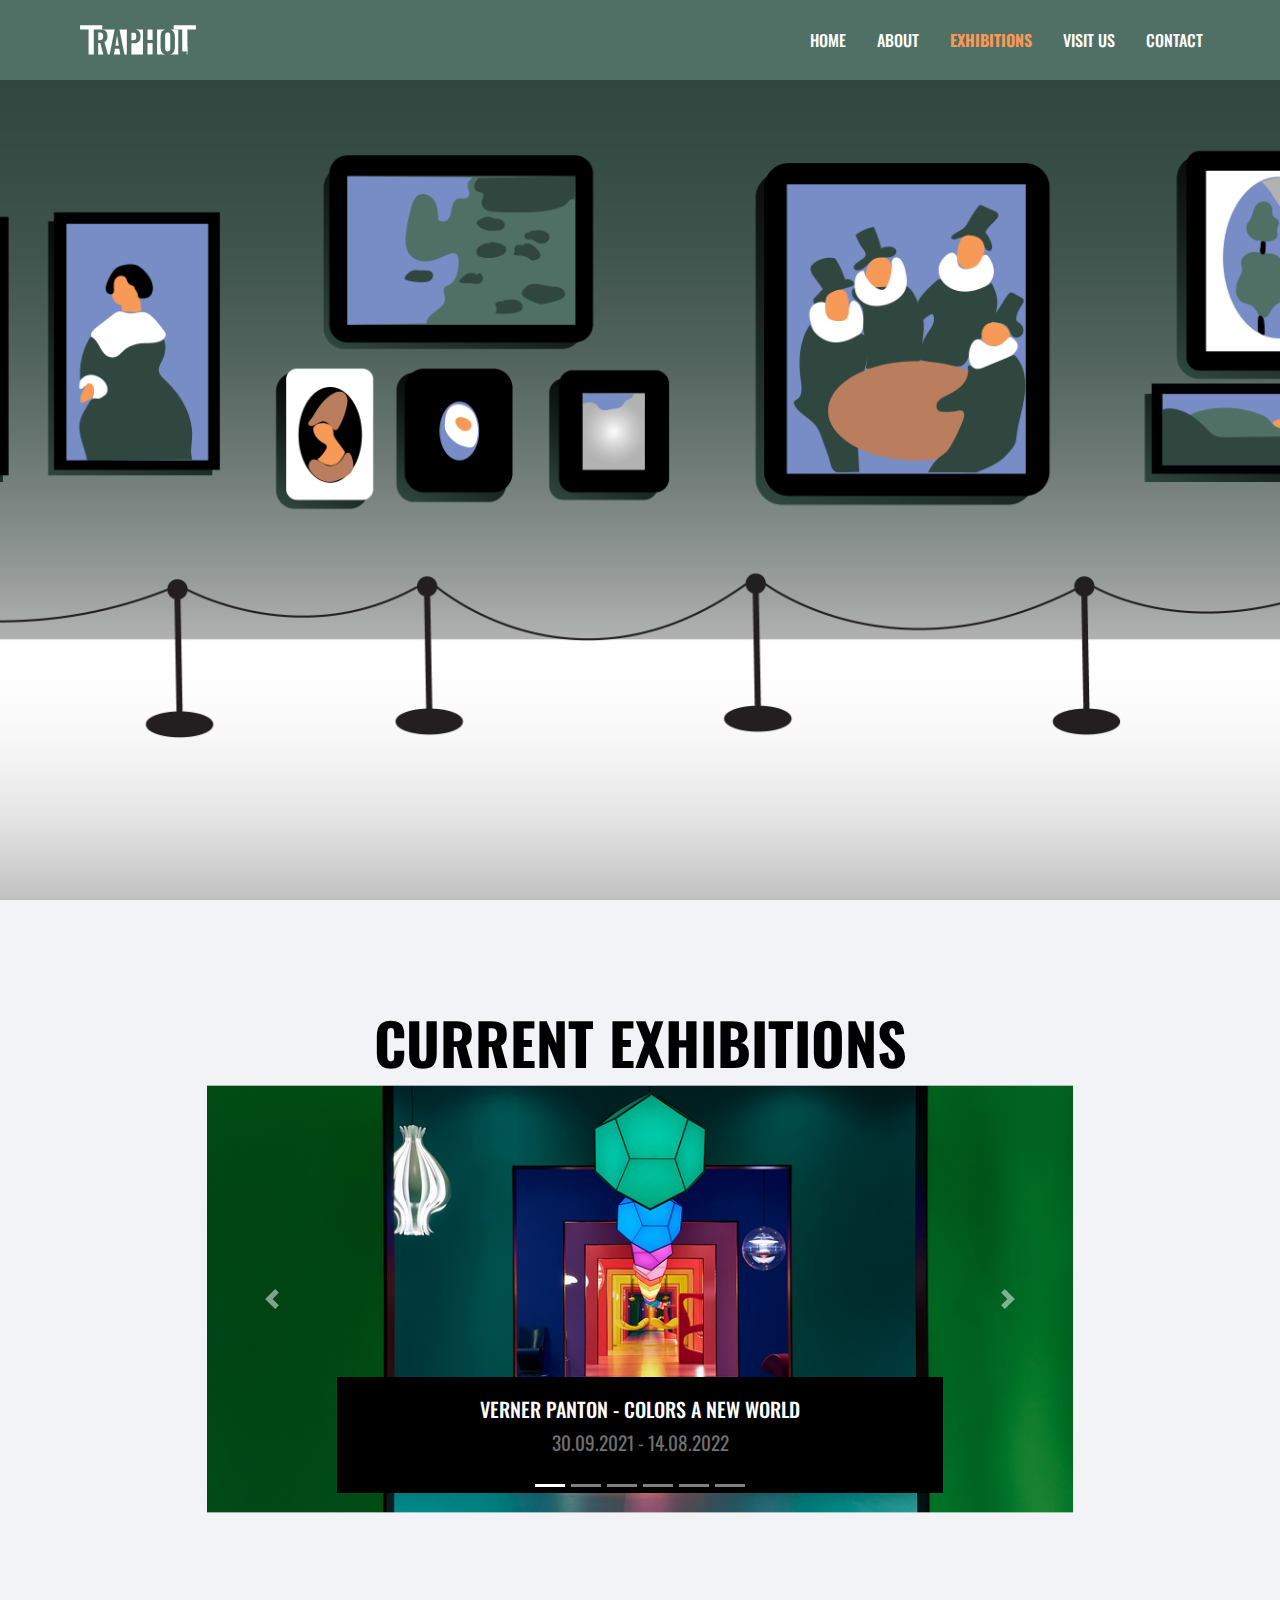
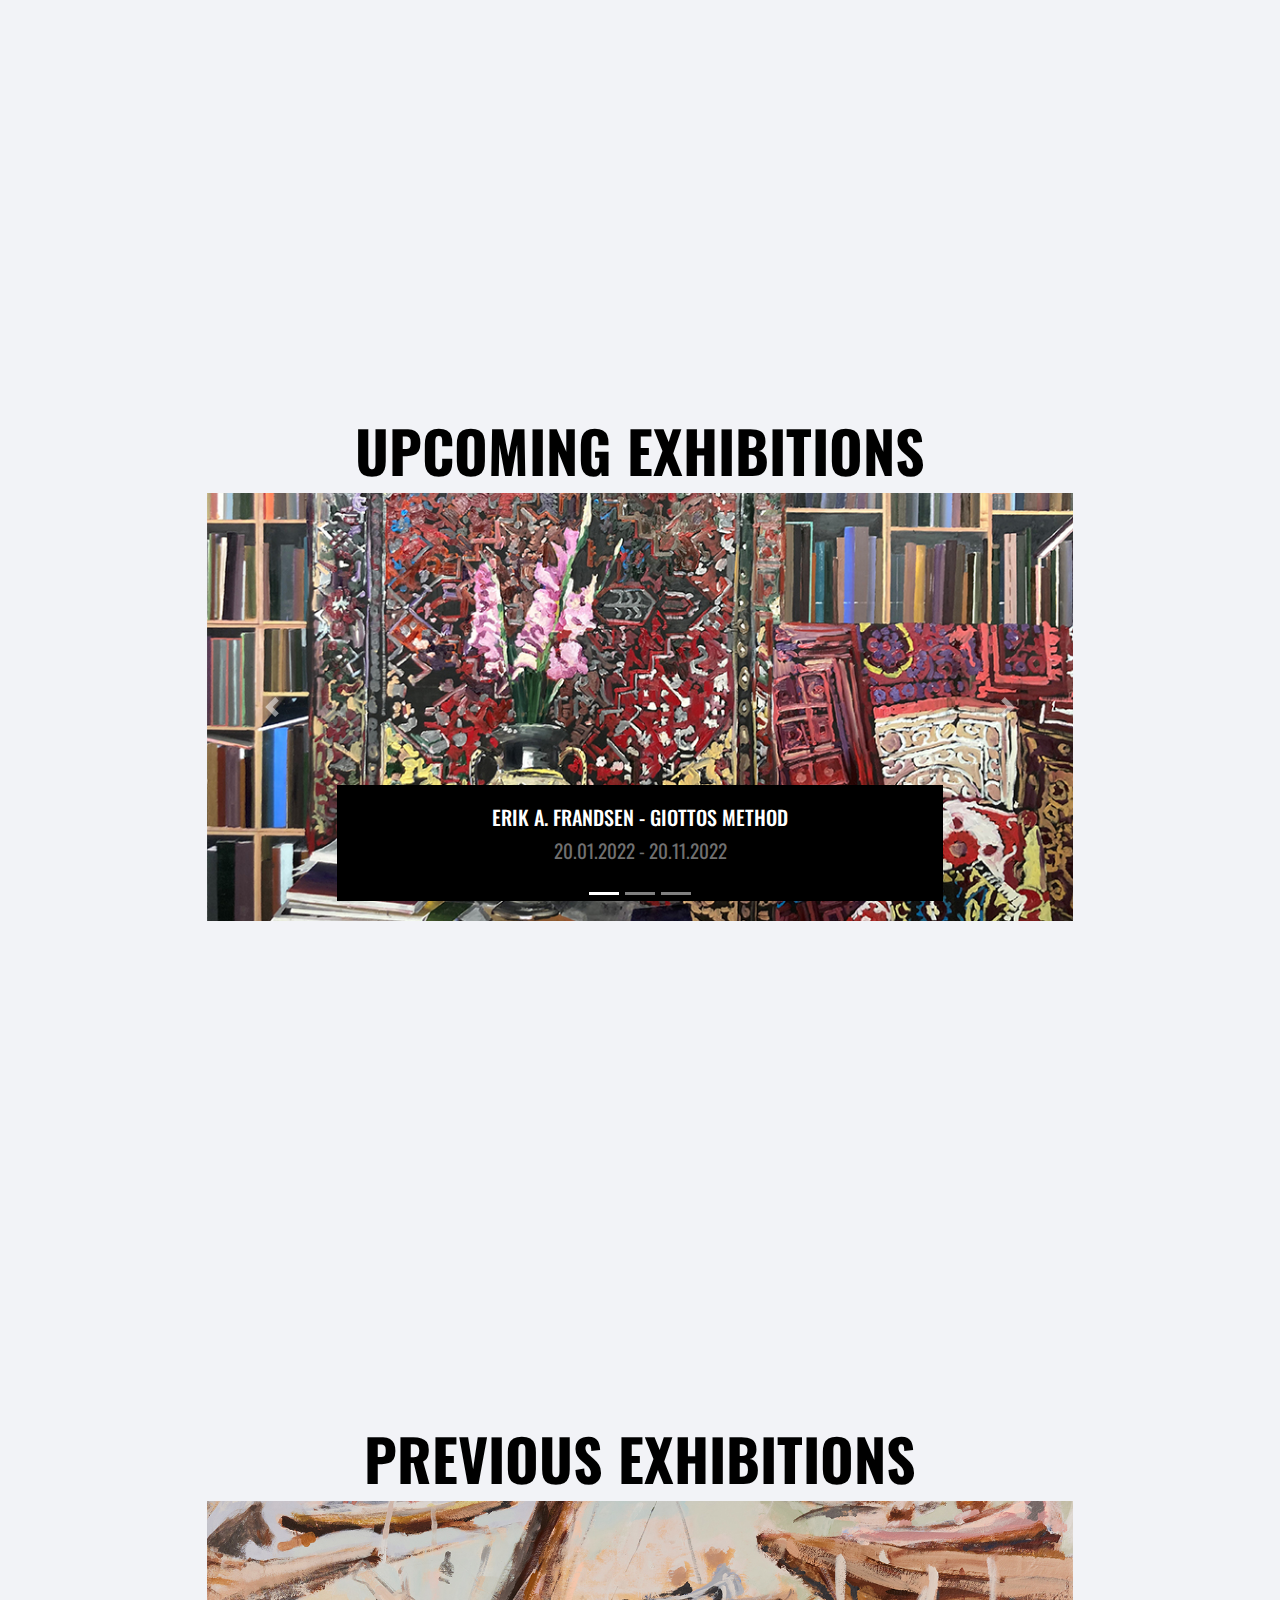
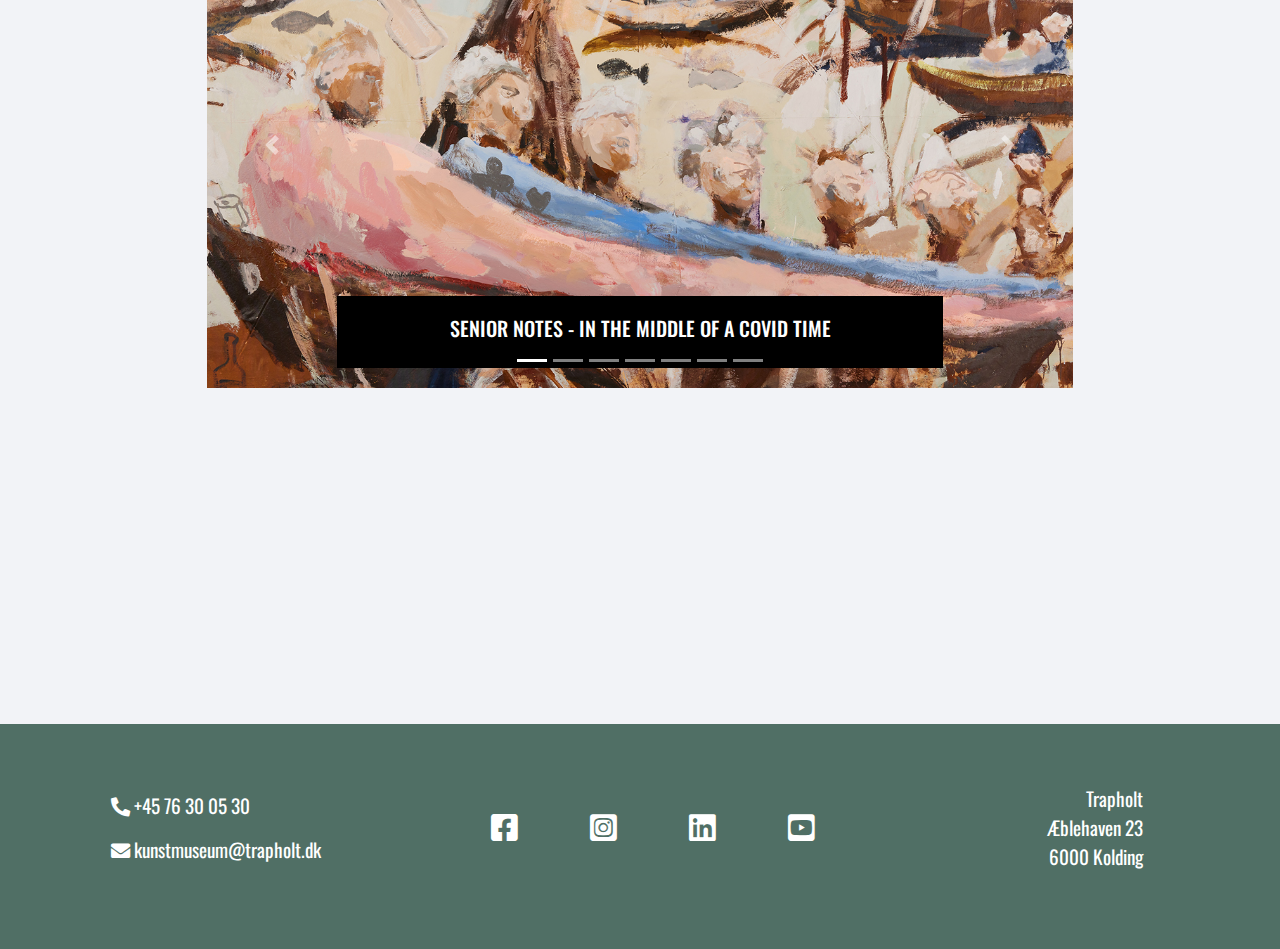
<file: assets/exhibitions.html>
<!DOCTYPE html>
<html lang="en">

<head>
    <meta charset="UTF-8">
    <meta name="viewport" content="width=device-width, initial-scale=1.0">
    <meta http-equiv="X-UA-Compatible" content="ie=edge">
    <meta name="Description" content="Enter your description here" />
    <link rel="stylesheet" href="https://cdnjs.cloudflare.com/ajax/libs/twitter-bootstrap/4.6.0/css/bootstrap.min.css">
    <link rel="stylesheet" href="https://cdnjs.cloudflare.com/ajax/libs/font-awesome/5.15.4/css/all.min.css">
    <link rel="stylesheet" href="./css/style.css">
    <link rel="stylesheet" href="./css/exhibitions.css">
    <link rel="shortcut icon" type="image/png" href="./img/trapholt-logo.png">
    <title>Trapholt</title>


   
    <script src="https://ajax.googleapis.com/ajax/libs/jquery/3.5.1/jquery.min.js"></script>
    <script src="https://maxcdn.bootstrapcdn.com/bootstrap/3.4.1/js/bootstrap.min.js"></script>
</head>

<body>

    <!-- Navigation & background image -->
    <header>
        <nav class="navbar navbar-expand-lg fixed-top ">
            <div class="nav-brand-div">
                <a href="../index.html" class="navbar-brand">
                    <div class="logo" id="logo">

                        <?xml version="1.0" encoding="utf-8"?>
                        <!-- Generator: Adobe Illustrator 25.0.0, SVG Export Plug-In . SVG Version: 6.00 Build 0)  -->
                        <svg version="1.1" id="Layer_1" xmlns="http://www.w3.org/2000/svg"
                            xmlns:xlink="http://www.w3.org/1999/xlink" x="0px" y="0px" viewBox="0 0 793.5 461.1"
                            style="enable-background:new 0 0 793.5 461.1;" xml:space="preserve">
                            <style type="text/css">
                                .st0 {
                                    fill: none;
                                    stroke: #ffffff;
                                    stroke-width: 5;
                                    stroke-miterlimit: 10;
                                }

                                .st1 {
                                    fill: #ffffff;
                                }
                            </style>
                            <g>
                                <line class="st0" x1="721.3" y1="327.2" x2="721.3" y2="277.1" />
                                <g>
                                    <g>
                                        <g>
                                            <path class="st1"
                                                d="M69.9,162.4H13.8v-29h146.6v29h-56.1v165.2H69.9L69.9,162.4L69.9,162.4z" />
                                        </g>
                                    </g>
                                    <g>
                                        <rect x="459.7" y="162.1" class="st1" width="33.6" height="68.9" />
                                        <path class="st1" d="M604.4,185.3c-2.4-2.1-6.1-3.1-11.1-3.1c-4.8,0-8.3,1-10.8,3.1c-2.4,2.1-4.1,5-4.9,8.6s-1.2,7.8-1.2,12.4
				v75.9c0,4.5,0.4,8.6,1.1,12.4c0.7,3.8,2.3,6.8,4.8,9c2.4,2.2,6.1,3.2,11,3.2c5,0,8.7-1.1,11.1-3.2c2.4-2.2,4-5.2,4.8-9
				c0.8-3.8,1.2-7.9,1.2-12.4v-75.9c0-4.6-0.4-8.8-1.2-12.4C608.4,190.3,606.8,187.5,604.4,185.3z" />
                                        <polygon class="st1" points="269.7,269.7 258.5,200.5 247.3,269.7 			" />
                                        <path class="st1" d="M580.9,327.7c-4.3-0.4-9.9-1.7-15.5-5.2c-3.1-1.9-5.4-4-6.7-5.4c-3.5-3.7-6.2-8.1-8.2-13.3
				c-3-8.1-4.5-17.8-4.5-28.9v-61.6c0-11.1,1.5-20.6,4.5-28.6c1.8-4.8,4.3-8.9,7.6-12.4c1-1.1,3.5-3.5,7.3-5.8
				c1-0.6,4.6-2.8,10.9-4.5h0v0h-53.1v164.8l57.6,1C580.9,327.8,580.9,327.7,580.9,327.7z" />
                                        <rect x="459.7" y="252.4" class="st1" width="33.6" height="74.5" />
                                        <path class="st1" d="M379.5,162.1c-0.1,0-0.2,0-0.3,0c-0.3,0-0.6,0-0.9,0c0,0,0,0,0,0.1c4.8,0.4,11.1,1.7,17.3,5.4
				c3.3,2,5.5,4,6,4.6c3.2,3.1,5.7,6.9,7.6,11.4c2.9,7,4.4,15.4,4.4,25.3c0,10.7-1.8,19.4-5.5,25.9c-3.7,6.6-8.8,11.4-15.4,14.3
				c-6.6,3-14.3,4.5-23.3,4.5h-16.3v73.2h0c0,0,0,0,0,0l76.7,0V162.1H379.5z" />
                                        <polygon class="st1" points="274.4,162.1 323,162.1 323,326.8 307.3,326.8 			" />
                                        <polygon class="st1"
                                            points="237.6,326.8 244.3,288.8 272.9,288.8 279.5,326.8 			" />
                                        <path class="st1" d="M150.2,161.5c0,0,0,0.1,0.1,0.1c9.4,0.5,16.5,2.7,20.9,4.4c8.1,3.2,11.8,6.7,12.9,7.8
				c1.7,1.7,3.2,3.6,4.6,5.7c4,6.4,6,15.1,6,26c0,6.6-0.6,12.6-1.8,17.9c-1.2,5.3-3.3,9.8-6.2,13.5c-2.9,3.7-7,6.6-12.1,8.6l23,81.2
				h11.8l33-164.8L150.2,161.5z" />
                                        <polygon class="st1"
                                            points="133.6,251.4 147.5,251.4 167.4,326.8 133.6,326.8 			" />
                                        <path class="st1"
                                            d="M707.9,162.1c-4.9,0-9.8,0-14.7,0c0,48,0,96,0,144c6.7,0,13.4,0,20.1,0" />
                                        <path class="st1" d="M663.1,162.1H611v0c5.8,1.6,9.4,3.8,10.5,4.5c6.8,4.2,11.8,10.3,14.8,18.2c3.1,7.9,4.6,17.5,4.6,28.6v61.8
				c0,11-1.5,20.5-4.6,28.6c-2,5.2-4.7,9.7-8.3,13.4c-2.8,2.9-5.5,4.7-6.6,5.4c-4.5,2.8-9.2,4.2-13.3,4.8c0,0.1,0,0.2,0,0.3
				l54.9-0.3L663.1,162.1z" />
                                        <path class="st1" d="M364.5,232.4c5.4,0,9.7-0.8,12.7-2.3c3-1.6,5.2-4.1,6.3-7.5c1.2-3.5,1.7-8.1,1.7-13.9c0-6-0.4-10.8-1.3-14.5
				s-2.8-6.5-5.7-8.2c-2.9-1.8-7.5-2.6-13.7-2.6h-11.4v49.2H364.5z" />
                                        <path class="st1" d="M156.9,229.9c3.5-1.7,5.9-4.4,7.4-8.1s2.2-8.5,2.2-14.3c0-8.3-1.5-14.5-4.6-18.6c-3-4.1-8.8-6.2-17.4-6.2
				h-11v49.8h9.4C148.8,232.4,153.5,231.6,156.9,229.9z" />
                                    </g>
                                    <g>
                                        <path class="st1"
                                            d="M632.9,133.3v29H689c0.4,47.9,0.8,95.9,1.1,143.8h33.5c0.2-47.9,0.2-95.9-0.1-143.8h56.2v-29H632.9z" />
                                    </g>
                                </g>
                            </g>
                        </svg>



                    </div>
                </a>
            </div>

            <button class="navbar-toggler" type="button" data-toggle="collapse" data-target="#navbarNavAltMarkup"
                aria-controls="navbarNavAltMarkup" aria-expanded="false" aria-label="Toggle navigation">
                <span class="navbar-toggler-icon"><i class="fas fa-bars" style="color:#fff; font-size:28px;"></i></span>
            </button>
            <div id="navbarNavAltMarkup" class="collapse navbar-collapse">
                <ul id="navbar-nav" class="navbar-nav ml-auto">
                    <li><a class="nav-item nav-link" href="../index.html">Home</a></li>
                    <li><a class="nav-item nav-link" href="./about.html">About</a></li>
                    <li><a class="nav-item nav-link active" href="#">Exhibitions</a></li>
                    <li><a class="nav-item nav-link" href="./visit.html">Visit us</a></li>
                    <li><a class="nav-item nav-link" href="./contact.html">Contact</a></li>
                </ul>
            </div>
        </nav>

        <div class="hero-img-bg"></div>

    </header>



    <section id="current-exhibitions">

        <div class="container-fluid">
            <h1>Current exhibitions</h1>
            <div id="carouselcurrent-exhibitions" class="carousel slide" data-ride="carousel">
                <ol class="carousel-indicators">
                    <li data-target="#carouselcurrent-exhibitions" data-slide-to="0" class="active"></li>
                    <li data-target="#carouselcurrent-exhibitions" data-slide-to="1"></li>
                    <li data-target="#carouselcurrent-exhibitions" data-slide-to="2"></li>
                    <li data-target="#carouselcurrent-exhibitions" data-slide-to="3"></li>
                    <li data-target="#carouselcurrent-exhibitions" data-slide-to="4"></li>
                    <li data-target="#carouselcurrent-exhibitions" data-slide-to="5"></li>
                </ol>
                <div class="carousel-inner">
                    <div class="carousel-item active">
                        <img src="./img/exhibitions/current/1udvalgt-panton.jpg" class="d-block w-100" alt="...">
                        <div class="carousel-caption d-none d-md-block">
                        <h5>VERNER PANTON - COLORS A NEW WORLD</h5>
                        <p>30.09.2021 - 14.08.2022</p>
                        </div>
                    </div>
                    <div class="carousel-item">
                        <img src="./img/exhibitions/current/2Udvalgt-hjemmeside.jpg" class="d-block w-100" alt="...">
                        <div class="carousel-caption d-none d-md-block">
                        <h5>CLOSE TO TREES</h5>
                        <p>21.11.2021 - 09.11.2022</p>
                        </div>
                    </div>
                    <div class="carousel-item">
                        <img src="./img/exhibitions/current/4Udvalgt-ajsommerhus.jpg" class="d-block w-100" alt="...">
                        <div class="carousel-caption d-none d-md-block">
                        <h5>ARNE JACOBSEN'S COTTAGE</h5>
                        <p>Permanent Exhibition</p>
                        </div>
                    </div>
                    <div class="carousel-item">
                        <img src="./img/exhibitions/current/6n14-2-e1632300761207.jpg" class="d-block w-100" alt="...">
                        <div class="carousel-caption d-none d-md-block">
                        <h5>MIE MØRKEBERG - KRYPTOMANIA</h5>
                        <p>21.04.2021 - 30.12.2021</p>
                        </div>
                    </div>
                    <div class="carousel-item">
                        <img src="./img/exhibitions/current/7Udvalgt-skulpturparken.jpg" class="d-block w-100" alt="...">
                        <div class="carousel-caption d-none d-md-block">
                        <h5>THE SCULPTURE PARK</h5>
                        <p>Permanent Exhibition</p>
                        </div>
                    </div>
                    <div class="carousel-item">
                        <img src="./img/exhibitions/current/8Udvalgt-dinudstiling.jpg" class="d-block w-100" alt="...">
                        <div class="carousel-caption d-none d-md-block">
                        <h5>YOUR EXHIBITION</h5>
                        <p>Permanent Exhibition</p>
                        </div>
                    </div>
                </div>

                <a class="carousel-control-prev" href="#carouselcurrent-exhibitions" role="button" data-slide="prev">
                    <span class="carousel-control-prev-icon" aria-hidden="true"></span>
                    <span class="sr-only">Previous</span>
                </a>
                <a class="carousel-control-next" href="#carouselcurrent-exhibitions" role="button" data-slide="next">
                    <span class="carousel-control-next-icon" aria-hidden="true"></span>
                    <span class="sr-only">Next</span>
                </a>

            </div>
        </div>

    </section>


    <section id="upcoming-exhibitions">

        <div class="container-fluid">
            <h1>Upcoming exhibitions</h1>
            <div id="carouselupcoming-exhibitions" class="carousel slide" data-ride="carousel">
                <ol class="carousel-indicators">
                    <li data-target="#carouselupcoming-exhibitions" data-slide-to="0" class="active"></li>
                    <li data-target="#carouselupcoming-exhibitions" data-slide-to="1"></li>
                    <li data-target="#carouselupcoming-exhibitions" data-slide-to="2"></li>
                </ol>
                <div class="carousel-inner">
                    <div class="carousel-item active">
                        <img src="./img/exhibitions/upcoming/Website-udvalgt.jpg" class="d-block w-100" alt="...">
                        <div class="carousel-caption d-none d-md-block">
                        <h5>ERIK A. FRANDSEN - GIOTTOS METHOD</h5>
                        <p>20.01.2022 - 20.11.2022</p>
                        </div>
                    </div>
                    <div class="carousel-item">
                        <img src="./img/exhibitions/upcoming/Udvalgt-touchme.jpg" class="d-block w-100" alt="...">
                        <div class="carousel-caption d-none d-md-block">
                        <h5>TOUCH ME</h5>
                        <p>29.09.2022 - 01.08.2023</p>
                        </div>
                    </div>
                    <div class="carousel-item">
                        <img src="./img/exhibitions/upcoming/Udvalgt-hjemmesid.jpg" class="d-block w-100" alt="...">
                        <div class="carousel-caption d-none d-md-block">
                        <h5>TRAPHOLT COLLECT</h5>
                        <p>20.01.2022 - 11.12.2022</p>
                        </div>
                    </div>
                </div>

                <a class="carousel-control-prev" href="#carouselupcoming-exhibitions" role="button" data-slide="prev">
                    <span class="carousel-control-prev-icon" aria-hidden="true"></span>
                    <span class="sr-only">Previous</span>
                </a>
                <a class="carousel-control-next" href="#carouselupcoming-exhibitions" role="button" data-slide="next">
                    <span class="carousel-control-next-icon" aria-hidden="true"></span>
                    <span class="sr-only">Next</span>
                </a>

            </div>
        </div>

    </section>


    <section id="previous-exhibitions">

        <div class="container-fluid">
            <h1>Previous exhibitions</h1>
            <div id="#carousel" class="carousel slide" data-ride="carousel">
                <ol class="carousel-indicators">
                    <li data-target="#carousel" data-slide-to="0" class="active"></li>
                    <li data-target="#carousel" data-slide-to="1"></li>
                    <li data-target="#carousel" data-slide-to="2"></li>
                    <li data-target="#carousel" data-slide-to="3"></li>
                    <li data-target="#carousel" data-slide-to="4"></li>
                    <li data-target="#carousel" data-slide-to="5"></li>
                    <li data-target="#carousel" data-slide-to="6"></li>
                </ol>
                <div class="carousel-inner">
                    <div class="carousel-item active">
                        <img src="./img/exhibitions/previous/1-Webbanner-udvalgt-910x450-1-340x168.jpg" class="d-block w-100" alt="...">
                        <div class="carousel-caption d-none d-md-block">
                        <h5>SENIOR NOTES - IN THE MIDDLE OF A COVID TIME</h5>
                        </div>
                    </div>
                    <div class="carousel-item">
                        <img src="./img/exhibitions/previous/2-Graenseloesestingudvalgt-340x168.jpg" class="d-block w-100" alt="...">
                        <div class="carousel-caption d-none d-md-block">
                        <h5>BOUNDLESS STITCHES</h5>
                        </div>
                    </div>
                    <div class="carousel-item">
                        <img src="./img/exhibitions/previous/3-LIGHTHOPE-TOP-1366x768-1-340x191.jpg" class="d-block w-100" alt="...">
                        <div class="carousel-caption d-none d-md-block">
                        <h5>LIGHTHOPE - A WORK CREATED DURING THE CORONA CRISIS</h5>
                        </div>
                    </div>
                    <div class="carousel-item">
                        <img src="./img/exhibitions/previous/4-AnetteHarboeFlensburg-910x500-340x187.jpg" class="d-block w-100" alt="...">
                        <div class="carousel-caption d-none d-md-block">
                        <h5>ANETTE HARBOE FLENSBURG</h5>
                        </div>
                    </div>
                    <div class="carousel-item">
                        <img src="./img/exhibitions/previous/5-Trapholt-Collect-2019-910x400-340x149.jpg" class="d-block w-100" alt="...">
                        <div class="carousel-caption d-none d-md-block">
                        <h5>TRAPHOLT COLLECT - NEW ACQUISITIONS FROM 2019</h5>
                        </div>
                    </div>
                    <div class="carousel-item">
                        <img src="./img/exhibitions/previous/6-eske-kath-340x167.jpg" class="d-block w-100" alt="...">
                        <div class="carousel-caption d-none d-md-block">
                        <h5>ESKE KATH - THE FUNDAMENTAL UNCERTAINTY</h5>
                        </div>
                    </div>
                    <div class="carousel-item">
                        <img src="./img/exhibitions/previous/8-NightVision2.w1140.h560.crop_-340x189.jpg" class="d-block w-100" alt="...">
                        <div class="carousel-caption d-none d-md-block">
                        <h5>TRINE BOESEN</h5>
                        </div>
                    </div>
                </div>

                <a class="carousel-control-prev" href="#carousel" role="button" data-slide="prev">
                    <span class="carousel-control-prev-icon" aria-hidden="true"></span>
                    <span class="sr-only">Previous</span>
                </a>
                <a class="carousel-control-next" href="#carousel" role="button" data-slide="next">
                    <span class="carousel-control-next-icon" aria-hidden="true"></span>
                    <span class="sr-only">Next</span>
                </a>

            </div>
        </div>

    </section>





    <section id="footer">

        <div class="container-fluid">
            <div class="row footer-contact">
                <div class="col-sm-12 col-md-3 flex-col">
                    <div class="contact">
                        <p><i class="fas fa-phone-alt"></i> 
                        +45 76 30 05 30</p>
                        <p>
                        <i class="fas fa-envelope"></i> 
                        kunstmuseum@trapholt.dk</p>
                    </div>
                </div>

                <div class="col-sm-12 col-md-6 flex-col">
                    <div class="social">
                        <ul class="list-inline">
                            <li class="social-item list-inline-item">
                                <a href="https://www.facebook.com/trapholt.dk/" alt="facebook">
                                    <i class="fab fa-facebook-square"></i>
                                </a>
                            </li>

                            <li class="social-item list-inline-item">
                                <a href="https://www.instagram.com/trapholt/" alt="instagram">
                                    <i class="fab fa-instagram-square"></i>
                                </a>
                            </li>
                            <li class="social-item list-inline-item">
                                <a href="https://www.linkedin.com/company/trapholt/" alt="linkedin">
                                    <i class="fab fa-linkedin"></i>
                                </a>
                            </li>
                            <li class="social-item list-inline-item">
                                <a href="https://www.youtube.com/channel/UCQfgiSZYdyAyGkk9Hu85p9g?view_as=subscriber" alt="youtube">
                                    <i class="fab fa-youtube-square"></i>
                                </a>
                            </li>
                        </ul>
                    </div>
                </div>

                <div class="col-sm-12 col-md-3 flex-col">
                    <div class="address">
                        <p>Trapholt<br>
                        Æblehaven 23<br>
                        6000 Kolding</p>
                    </div>
                </div>
            </div>
        </div>
    </section>


    <script src="https://cdnjs.cloudflare.com/ajax/libs/jquery/3.5.1/jquery.slim.min.js"></script>
    <script src="https://cdnjs.cloudflare.com/ajax/libs/popper.js/1.16.1/umd/popper.min.js"></script>
    <script src="https://cdnjs.cloudflare.com/ajax/libs/twitter-bootstrap/4.6.0/js/bootstrap.min.js"></script>


    

</body>

</html>
</file>
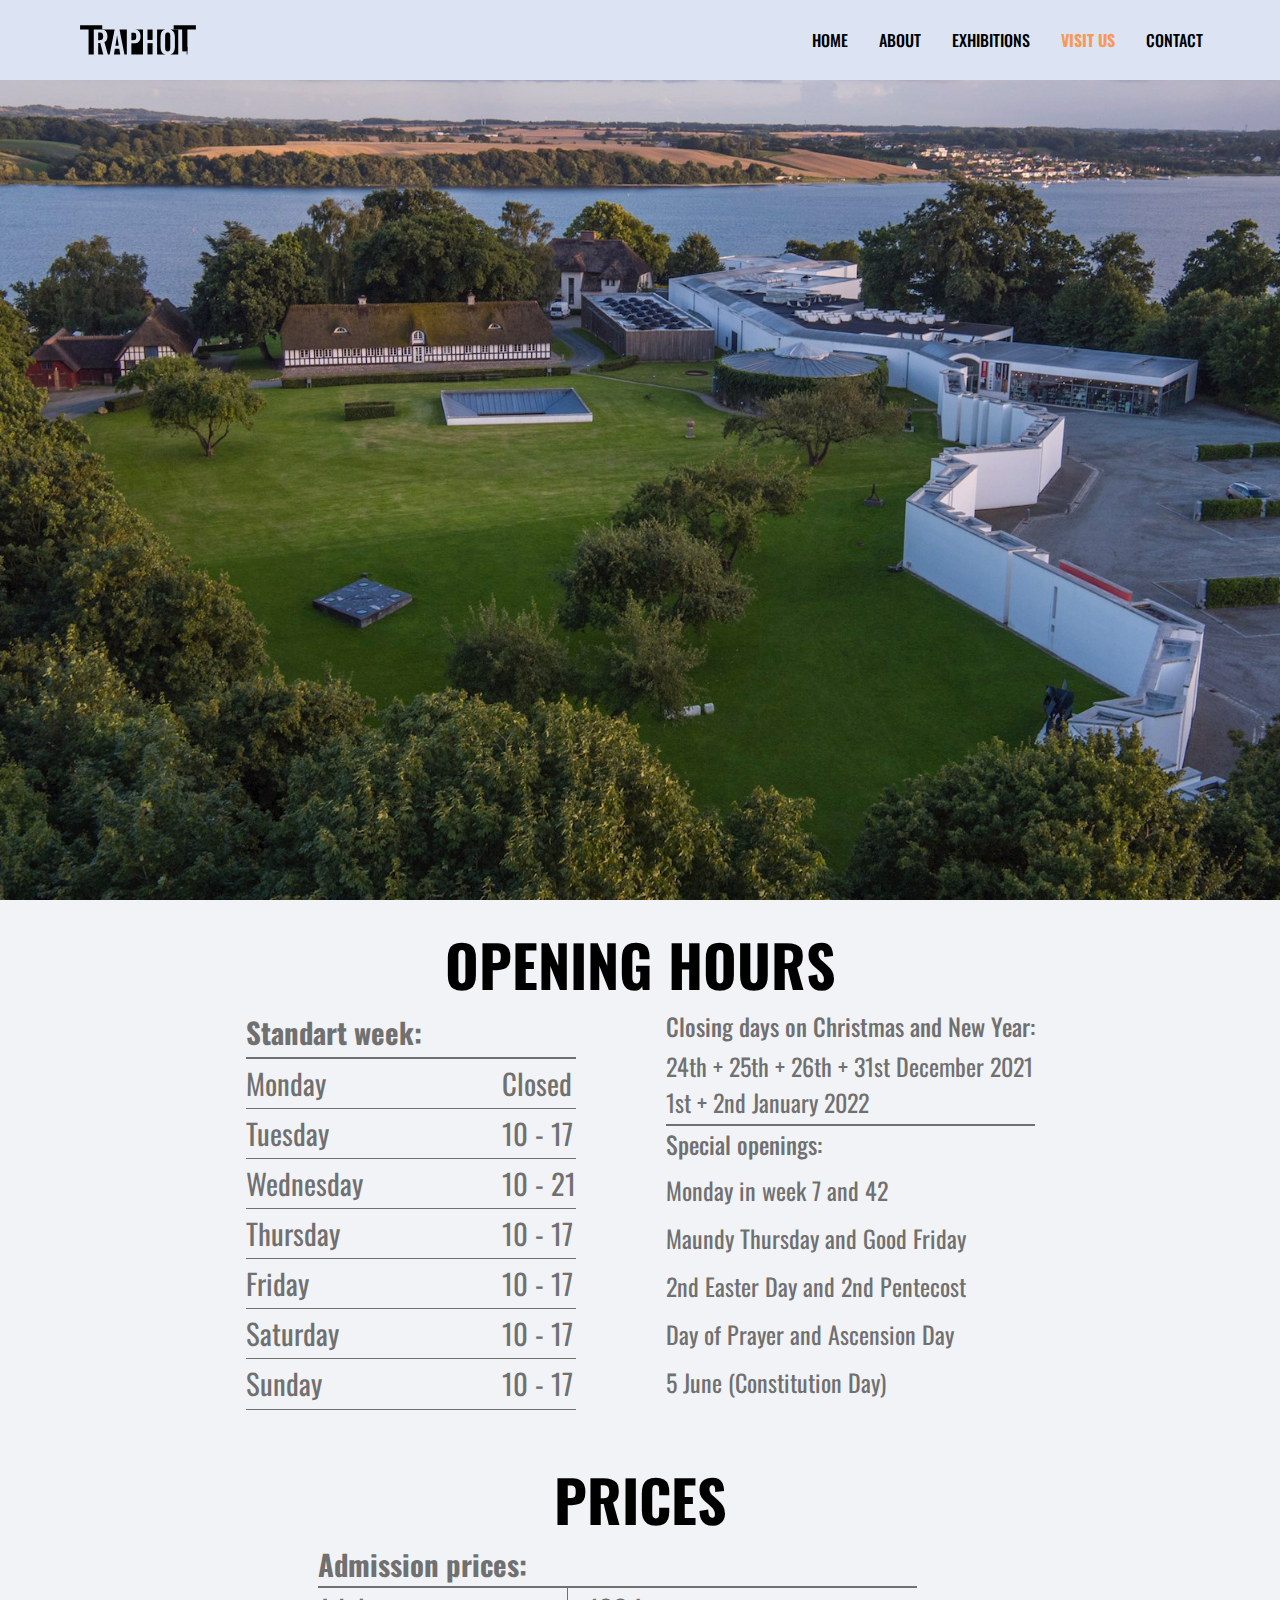
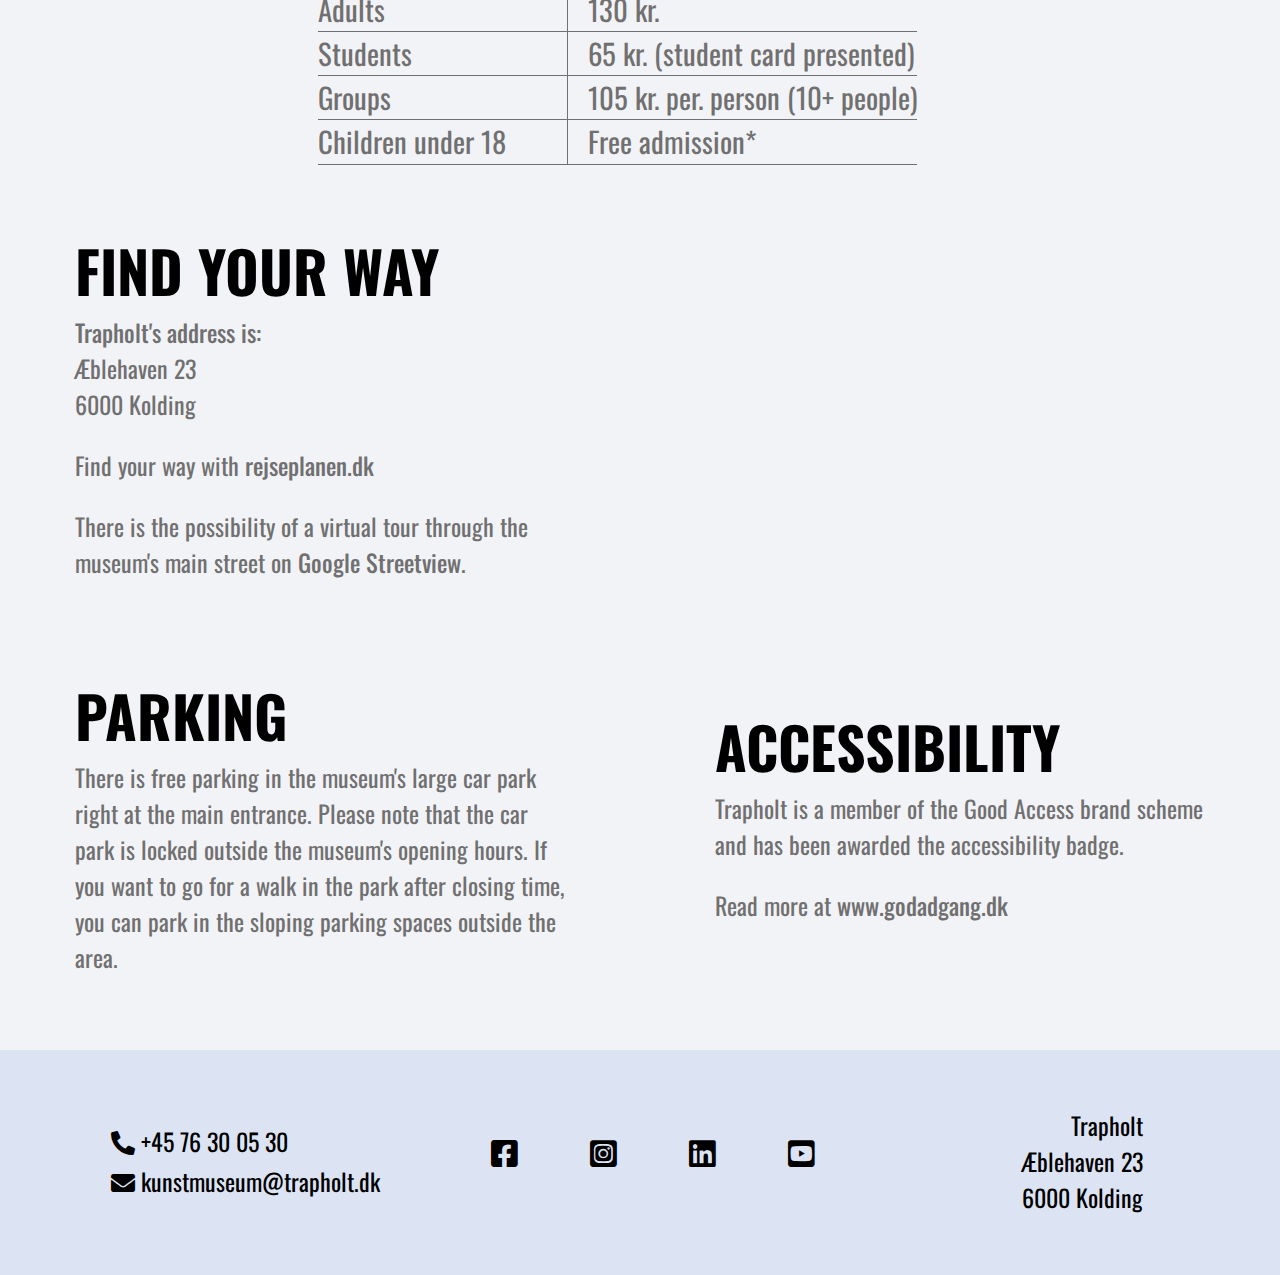
<file: assets/visit.html>
<!DOCTYPE html>
<html lang="en">

<head>
    <meta charset="UTF-8">
    <meta name="viewport" content="width=device-width, initial-scale=1.0">
    <meta http-equiv="X-UA-Compatible" content="ie=edge">
    <meta name="Description" content="Enter your description here" />
    <link rel="stylesheet" href="https://cdnjs.cloudflare.com/ajax/libs/twitter-bootstrap/4.6.0/css/bootstrap.min.css">
    <link rel="stylesheet" href="https://cdnjs.cloudflare.com/ajax/libs/font-awesome/5.15.4/css/all.min.css">
    <link rel="stylesheet" href="./css/style.css">
    <link rel="stylesheet" href="./css/visit.css">
    <link rel="shortcut icon" type="image/png" href="./img/trapholt-logo.png">
    <title>Trapholt</title>
</head>

<body>

    <!-- Navigation & background image -->
    <header>
        <nav class="navbar navbar-expand-lg fixed-top ">
            <div class="nav-brand-div">
                <a href="../index.html" class="navbar-brand">
                    <div class="logo" id="logo">

                        <?xml version="1.0" encoding="utf-8"?>
                        <!-- Generator: Adobe Illustrator 25.0.0, SVG Export Plug-In . SVG Version: 6.00 Build 0)  -->
                        <svg version="1.1" id="Layer_1" xmlns="http://www.w3.org/2000/svg"
                            xmlns:xlink="http://www.w3.org/1999/xlink" x="0px" y="0px" viewBox="0 0 793.5 461.1"
                            style="enable-background:new 0 0 793.5 461.1;" xml:space="preserve">
                            <style type="text/css">
                                .st0 {
                                    fill: none;
                                    stroke: #000000;
                                    stroke-width: 5;
                                    stroke-miterlimit: 10;
                                }

                                .st1 {
                                    fill: #000000;
                                }
                            </style>
                            <g>
                                <line class="st0" x1="721.3" y1="327.2" x2="721.3" y2="277.1" />
                                <g>
                                    <g>
                                        <g>
                                            <path class="st1"
                                                d="M69.9,162.4H13.8v-29h146.6v29h-56.1v165.2H69.9L69.9,162.4L69.9,162.4z" />
                                        </g>
                                    </g>
                                    <g>
                                        <rect x="459.7" y="162.1" class="st1" width="33.6" height="68.9" />
                                        <path class="st1" d="M604.4,185.3c-2.4-2.1-6.1-3.1-11.1-3.1c-4.8,0-8.3,1-10.8,3.1c-2.4,2.1-4.1,5-4.9,8.6s-1.2,7.8-1.2,12.4
				v75.9c0,4.5,0.4,8.6,1.1,12.4c0.7,3.8,2.3,6.8,4.8,9c2.4,2.2,6.1,3.2,11,3.2c5,0,8.7-1.1,11.1-3.2c2.4-2.2,4-5.2,4.8-9
				c0.8-3.8,1.2-7.9,1.2-12.4v-75.9c0-4.6-0.4-8.8-1.2-12.4C608.4,190.3,606.8,187.5,604.4,185.3z" />
                                        <polygon class="st1" points="269.7,269.7 258.5,200.5 247.3,269.7 			" />
                                        <path class="st1" d="M580.9,327.7c-4.3-0.4-9.9-1.7-15.5-5.2c-3.1-1.9-5.4-4-6.7-5.4c-3.5-3.7-6.2-8.1-8.2-13.3
				c-3-8.1-4.5-17.8-4.5-28.9v-61.6c0-11.1,1.5-20.6,4.5-28.6c1.8-4.8,4.3-8.9,7.6-12.4c1-1.1,3.5-3.5,7.3-5.8
				c1-0.6,4.6-2.8,10.9-4.5h0v0h-53.1v164.8l57.6,1C580.9,327.8,580.9,327.7,580.9,327.7z" />
                                        <rect x="459.7" y="252.4" class="st1" width="33.6" height="74.5" />
                                        <path class="st1" d="M379.5,162.1c-0.1,0-0.2,0-0.3,0c-0.3,0-0.6,0-0.9,0c0,0,0,0,0,0.1c4.8,0.4,11.1,1.7,17.3,5.4
				c3.3,2,5.5,4,6,4.6c3.2,3.1,5.7,6.9,7.6,11.4c2.9,7,4.4,15.4,4.4,25.3c0,10.7-1.8,19.4-5.5,25.9c-3.7,6.6-8.8,11.4-15.4,14.3
				c-6.6,3-14.3,4.5-23.3,4.5h-16.3v73.2h0c0,0,0,0,0,0l76.7,0V162.1H379.5z" />
                                        <polygon class="st1" points="274.4,162.1 323,162.1 323,326.8 307.3,326.8 			" />
                                        <polygon class="st1"
                                            points="237.6,326.8 244.3,288.8 272.9,288.8 279.5,326.8 			" />
                                        <path class="st1" d="M150.2,161.5c0,0,0,0.1,0.1,0.1c9.4,0.5,16.5,2.7,20.9,4.4c8.1,3.2,11.8,6.7,12.9,7.8
				c1.7,1.7,3.2,3.6,4.6,5.7c4,6.4,6,15.1,6,26c0,6.6-0.6,12.6-1.8,17.9c-1.2,5.3-3.3,9.8-6.2,13.5c-2.9,3.7-7,6.6-12.1,8.6l23,81.2
				h11.8l33-164.8L150.2,161.5z" />
                                        <polygon class="st1"
                                            points="133.6,251.4 147.5,251.4 167.4,326.8 133.6,326.8 			" />
                                        <path class="st1"
                                            d="M707.9,162.1c-4.9,0-9.8,0-14.7,0c0,48,0,96,0,144c6.7,0,13.4,0,20.1,0" />
                                        <path class="st1" d="M663.1,162.1H611v0c5.8,1.6,9.4,3.8,10.5,4.5c6.8,4.2,11.8,10.3,14.8,18.2c3.1,7.9,4.6,17.5,4.6,28.6v61.8
				c0,11-1.5,20.5-4.6,28.6c-2,5.2-4.7,9.7-8.3,13.4c-2.8,2.9-5.5,4.7-6.6,5.4c-4.5,2.8-9.2,4.2-13.3,4.8c0,0.1,0,0.2,0,0.3
				l54.9-0.3L663.1,162.1z" />
                                        <path class="st1" d="M364.5,232.4c5.4,0,9.7-0.8,12.7-2.3c3-1.6,5.2-4.1,6.3-7.5c1.2-3.5,1.7-8.1,1.7-13.9c0-6-0.4-10.8-1.3-14.5
				s-2.8-6.5-5.7-8.2c-2.9-1.8-7.5-2.6-13.7-2.6h-11.4v49.2H364.5z" />
                                        <path class="st1" d="M156.9,229.9c3.5-1.7,5.9-4.4,7.4-8.1s2.2-8.5,2.2-14.3c0-8.3-1.5-14.5-4.6-18.6c-3-4.1-8.8-6.2-17.4-6.2
				h-11v49.8h9.4C148.8,232.4,153.5,231.6,156.9,229.9z" />
                                    </g>
                                    <g>
                                        <path class="st1"
                                            d="M632.9,133.3v29H689c0.4,47.9,0.8,95.9,1.1,143.8h33.5c0.2-47.9,0.2-95.9-0.1-143.8h56.2v-29H632.9z" />
                                    </g>
                                </g>
                            </g>
                        </svg>



                    </div>
                </a>
            </div>

            <button class="navbar-toggler" type="button" data-toggle="collapse" data-target="#navbarNavAltMarkup"
                aria-controls="navbarNavAltMarkup" aria-expanded="false" aria-label="Toggle navigation">
                <span class="navbar-toggler-icon"><i class="fas fa-bars" style="color:#000; font-size:28px;"></i></span>
            </button>
            <div id="navbarNavAltMarkup" class="collapse navbar-collapse">
                <ul id="navbar-nav" class="navbar-nav ml-auto">
                    <li><a class="nav-item nav-link" href="../index.html">Home</a></li>
                    <li><a class="nav-item nav-link" href="./about.html">About</a></li>
                    <li><a class="nav-item nav-link" href="./exhibitions.html">Exhibitions</a></li>
                    <li><a class="nav-item nav-link active" href="#">Visit us</a></li>
                    <li><a class="nav-item nav-link" href="./contact.html">Contact</a></li>
                </ul>
            </div>
        </nav>

        <div id="visit-bg"><img src="../assets/img/visit/visitt.jpg" alt=""></div>

    </header>


    <main>
        <section class="visit-container-1">
            <h1>Opening hours</h1>
            <div class="opening-hours-container">
                <table>
                    <tr>
                        <th class="table-right-padding-1">Standart week:</th>
                        <th class="table-left-padding-1"></th>
                    </tr>
                    <tr>
                        <td class="table-right-padding-1">Monday</td>
                        <td class="table-left-padding-1">Closed</td>
                    </tr>
                    <tr>
                        <td class="table-right-padding-1">Tuesday</td>
                        <td class="table-left-padding-1">10 - 17</td>
                    </tr>
                    <tr>
                        <td class="table-right-padding-1">Wednesday</td>
                        <td class="table-left-padding-1">10 - 21</td>
                    </tr>
                    <tr>
                        <td class="table-right-padding-1">Thursday</td>
                        <td class="table-left-padding-1">10 - 17</td>
                    </tr>
                    <tr>
                        <td class="table-right-padding-1">Friday</td>
                        <td class="table-left-padding-1">10 - 17</td>
                    </tr>
                    <tr>
                        <td class="table-right-padding-1">Saturday</td>
                        <td class="table-left-padding-1">10 - 17</td>
                    </tr>
                    <tr>
                        <td class="table-right-padding-1">Sunday</td>
                        <td class="table-left-padding-1">10 - 17</td>
                    </tr>
                </table>

                <div class="opening-hours-container-text">
                    <p id="opening-hours-bolder">Closing days on Christmas and New Year:</p>
                    <p>
                        24th + 25th + 26th + 31st December 2021
                        <br>
                        1st + 2nd January 2022
                    </p>
                    <p id="opening-hours-bolder-line">Special openings:</p>
                    <p style="line-height:2.0em;">
                        Monday in week 7 and 42
                        <br>
                        Maundy Thursday and Good Friday
                        <br>
                        2nd Easter Day and 2nd Pentecost
                        <br>
                        Day of Prayer and Ascension Day
                        <br>
                        5 June (Constitution Day)
                    </p>
                </div>
            </div>
        </section>

        <section class="visit-container-2">
            <h1>Prices</h1>
            <div>
                <table>
                    <tr>
                        <th class="table-right-padding-1">Admission prices:</th>
                        <th class="table-left-padding-2"></th>
                    </tr>
                    <tr>
                        <td class="table-right-padding-2">Adults</td>
                        <td class="table-left-padding-2">130 kr.</td>
                    </tr>
                    <tr>
                        <td class="table-right-padding-2">Students</td>
                        <td class="table-left-padding-2">65 kr. (student card presented)</td>
                    </tr>
                    <tr>
                        <td class="table-right-padding-2">Groups</td>
                        <td class="table-left-padding-2">105 kr. per. person (10+ people)</td>
                    </tr>
                    <tr>
                        <td class="table-right-padding-2">Children under 18</td>
                        <td class="table-left-padding-2">Free admission*</td>
                    </tr>
                </table>
            </div>
        </section>

        <section class="visit-container-3">
            <div class="find-your-way-container">
                <div class="find-your-way">
                    <h1>Find your way</h1>
                    <p>
                        <b class="find-your-way-bolder">Trapholt's address is:</b>
                        <br>
                        Æblehaven 23
                        <br>
                        6000 Kolding
                    </p>
                    <p class="text-divider">Find your way with <b class="find-your-way-bolder">rejseplanen.dk</b></p>
                    <p>There is the possibility of a virtual tour through the museum's main street on <b class="find-your-way-bolder"> Google Streetview</b>.</p>
                </div>
            </div>

            <div id="find-your-way-map" style="width: 50%">
                <iframe 
                    width="75%" height="400" frameborder="0" scrolling="no"
                    marginheight="0" marginwidth="0"
                    src="https://maps.google.com/maps?width=100%25&amp;height=600&amp;hl=en&amp;q=Trapholt,%20Kolding+(Trapholt%20Kolding)&amp;t=p&amp;z=15&amp;ie=UTF8&amp;iwloc=B&amp;output=embed"
                >
                    <a href="https://www.gps.ie/sport-gps/">hiking gps</a>
                </iframe>
            </div>
        </section>

        <section class="visit-container-4">
            <div class="visit-parking-container">
                <div class="visit-parking">
                    <h1>Parking</h1>
                    <p>There is free parking in the museum's large car park right at the main entrance. Please note that the car park is locked outside the museum's opening hours. If you want to go for a walk in the park after closing time, you can park in the sloping parking spaces outside the area.</p>
                </div>
            </div>

            <div class="visit-accessibility-container">
                <div class="visit-accessibility">
                    <h1>Accessibility</h1>
                    <p>Trapholt is a member of the Good Access brand scheme and has been awarded the accessibility badge.</p>
                    <p class="text-divider">Read more at <b id="visit-bolder">www.godadgang.dk</b></p>
                </div>
            </div>

        </section>
    </main>









    <section id="footer">

        <div class="container-fluid">
            <div class="row footer-contact">
                <div class="col-sm-12 col-md-3 flex-col">
                    <div class="contact">
                        <p><i class="fas fa-phone-alt"></i> 
                        +45 76 30 05 30</p>
                        <p>
                        <i class="fas fa-envelope"></i> 
                        kunstmuseum@trapholt.dk</p>
                    </div>
                </div>

                <div class="col-sm-12 col-md-6 flex-col">
                    <div class="social">
                        <ul class="list-inline">
                            <li class="social-item list-inline-item">
                                <a href="https://www.facebook.com/trapholt.dk/" alt="facebook">
                                    <i class="fab fa-facebook-square"></i>
                                </a>
                            </li>

                            <li class="social-item list-inline-item">
                                <a href="https://www.instagram.com/trapholt/" alt="instagram">
                                    <i class="fab fa-instagram-square"></i>
                                </a>
                            </li>
                            <li class="social-item list-inline-item">
                                <a href="https://www.linkedin.com/company/trapholt/" alt="linkedin">
                                    <i class="fab fa-linkedin"></i>
                                </a>
                            </li>
                            <li class="social-item list-inline-item">
                                <a href="https://www.youtube.com/channel/UCQfgiSZYdyAyGkk9Hu85p9g?view_as=subscriber" alt="youtube">
                                    <i class="fab fa-youtube-square"></i>
                                </a>
                            </li>
                        </ul>
                    </div>
                </div>

                <div class="col-sm-12 col-md-3 flex-col">
                    <div class="address">
                        <p>Trapholt<br>
                        Æblehaven 23<br>
                        6000 Kolding</p>
                    </div>
                </div>
            </div>
        </div>
    </section>





    <script src="https://cdnjs.cloudflare.com/ajax/libs/jquery/3.5.1/jquery.slim.min.js"></script>
    <script src="https://cdnjs.cloudflare.com/ajax/libs/popper.js/1.16.1/umd/popper.min.js"></script>
    <script src="https://cdnjs.cloudflare.com/ajax/libs/twitter-bootstrap/4.6.0/js/bootstrap.min.js"></script>

</body>

</html>
</file>
<file: assets/css/style.css>
@import "https://fonts.googleapis.com/css2?family=Oswald:wght@200;300;400;500;600;700&display=swap"; 
* {
  padding: 0;
  margin: 0;
  -webkit-box-sizing: border-box;
          box-sizing: border-box;
  font-family: 'Oswald', sans-serif;
}

body {
  background-color: #f2f3f7;
  max-width: 100vw;
  overflow-x: hidden;
  color: #707070;
}

nav {
  height: 80px;
  background-color: transparent;
  -webkit-transition: 0.3s ease background-color;
  transition: 0.3s ease background-color;
}

nav .nav-brand-div {
  height: 80px;
  width: 120px;
  margin-left: 5%;
}

nav .nav-brand-div .navbar-brand {
  height: 80px;
  width: 120px;
  max-width: 120px;
}

nav .nav-brand-div #logo {
  height: 80px;
}

nav .nav-brand-div #logo svg:hover .st0 {
  stroke: #ffffff;
}

nav .nav-brand-div #logo svg:hover .st1 {
  fill: #ffffff;
}

nav .navbar-nav {
  margin-right: 5%;
  text-transform: uppercase;
  font-weight: 500;
  gap: 15px;
}

nav .navbar-nav li a {
  color: #000000;
  text-decoration: none;
}

nav .navbar-nav li a:hover {
  color: #ffffff;
}

nav .navbar-nav li a.active {
  color: #f79957;
  font-weight: 700;
}

nav .navbar-nav li a.active:hover {
  color: #ffffff;
}

header {
  height: 100vh;
}

header .hero-img-bg {
  background-image: url("../img/trapholt-museum-desktop.png");
  height: 100vh;
  width: 100vw;
  background-repeat: no-repeat;
  background-position: center center;
  background-size: cover;
  -webkit-background-size: cover;
  position: absolute;
}

#footer {
  height: 25vh;
  width: 100vw;
  color: #ffffff;
  display: -webkit-box;
  display: -ms-flexbox;
  display: flex;
  -webkit-box-orient: vertical;
  -webkit-box-direction: normal;
      -ms-flex-direction: column;
          flex-direction: column;
  -webkit-box-pack: center;
      -ms-flex-pack: center;
          justify-content: center;
  -webkit-box-align: center;
      -ms-flex-align: center;
          align-items: center;
}

#footer .footer-contact {
  width: 100vw;
  -webkit-box-pack: center;
      -ms-flex-pack: center;
          justify-content: center;
  -webkit-box-align: center;
      -ms-flex-align: center;
          align-items: center;
  display: -webkit-box;
  display: -ms-flexbox;
  display: flex;
}

#footer .footer-contact .social ul li {
  padding: 0 2rem;
}

#footer .footer-contact .social .list-inline {
  -webkit-box-pack: center;
      -ms-flex-pack: center;
          justify-content: center;
  display: -webkit-box;
  display: -ms-flexbox;
  display: flex;
  margin-left: -13vw;
}

#footer .footer-contact .address {
  text-align: right;
  margin-left: -17vw;
}

#footer p {
  color: #ffffff;
}

#footer .social {
  width: 100%;
}

#footer .contact {
  width: 100%;
}

#footer .address {
  width: 100%;
}

#footer a {
  text-decoration: none;
  color: #ffffff;
}

#footer a i:hover {
  color: #f79957;
}

#footer .social-item i {
  font-size: 1.9rem;
  padding: 0 0rem;
}

footer .footer-contact {
  height: 20vh;
  -webkit-box-pack: center;
      -ms-flex-pack: center;
          justify-content: center;
  -webkit-box-align: center;
      -ms-flex-align: center;
          align-items: center;
  display: -webkit-box;
  display: -ms-flexbox;
  display: flex;
}

footer .footer-contact .contact {
  text-align: left;
}

@media only screen and (max-width: 990px) {
  nav {
    height: auto;
  }
  nav .nav-brand-div {
    margin-left: 0%;
  }
  nav .navbar-nav {
    -webkit-box-align: center;
        -ms-flex-align: center;
            align-items: center;
  }
  header .hero-img-bg {
    background-image: url("../img/trapholt-museum.png");
    width: 100%;
    height: 100vh;
  }
  #footer {
    height: 50vh;
    display: -webkit-box;
    display: -ms-flexbox;
    display: flex;
    -webkit-box-orient: horizontal;
    -webkit-box-direction: normal;
        -ms-flex-direction: row;
            flex-direction: row;
  }
  #footer .footer-contact .contact {
    -webkit-box-ordinal-group: 2;
        -ms-flex-order: 1;
            order: 1;
    -webkit-box-pack: center;
        -ms-flex-pack: center;
            justify-content: center;
    text-align: center;
    margin: 0;
    padding: 0;
    width: 90vw;
  }
  #footer .footer-contact .flex-col .social {
    display: none;
  }
  #footer .footer-contact .address {
    -webkit-box-ordinal-group: 3;
        -ms-flex-order: 2;
            order: 2;
    -webkit-box-pack: center;
        -ms-flex-pack: center;
            justify-content: center;
    display: -webkit-box;
    display: -ms-flexbox;
    display: flex;
    margin: 0;
    text-align: center;
  }
  #footer .footer-contact .social ul li {
    padding: 0 1.5rem;
  }
  #footer .social-item i {
    font-size: 1.5rem;
  }
}
/*# sourceMappingURL=style.css.map */
</file>
<file: assets/css/home.css>
nav .nav-brand-div #logo svg:hover .st0 {
  stroke: #506f65;
}

nav .nav-brand-div #logo svg:hover .st1 {
  fill: #506f65;
}

nav .navbar-nav li a:hover {
  color: #506f65;
}

nav .navbar-nav li a.active:hover {
  color: #506f65;
}

section {
  max-width: 100vw;
  height: 100vh;
  max-height: 100vh;
}

section .container-fluid {
  width: 85vw;
  width: 85vw;
}

section .container-fluid .image-about {
  padding-top: 80px;
  width: 100%;
  height: 90vh;
  -webkit-box-pack: center;
      -ms-flex-pack: center;
          justify-content: center;
  -webkit-box-align: center;
      -ms-flex-align: center;
          align-items: center;
  display: -webkit-box;
  display: -ms-flexbox;
  display: flex;
}

section .container-fluid .image-about img {
  width: 100%;
}

section .container-fluid .image-visit {
  padding-top: 80px;
  width: 100%;
  height: 90vh;
  -webkit-box-pack: center;
      -ms-flex-pack: center;
          justify-content: center;
  -webkit-box-align: center;
      -ms-flex-align: center;
          align-items: center;
  display: -webkit-box;
  display: -ms-flexbox;
  display: flex;
}

section .container-fluid .image-visit img {
  width: 100%;
}

section .container-fluid .image-shop {
  padding-top: 80px;
  width: 100%;
  height: 90vh;
  -webkit-box-pack: center;
      -ms-flex-pack: center;
          justify-content: center;
  -webkit-box-align: center;
      -ms-flex-align: center;
          align-items: center;
  display: -webkit-box;
  display: -ms-flexbox;
  display: flex;
}

section .container-fluid .image-shop img {
  width: 100%;
}

section .container-fluid .image-cafe {
  padding-top: 80px;
  width: 100%;
  height: 90vh;
  -webkit-box-pack: center;
      -ms-flex-pack: center;
          justify-content: center;
  -webkit-box-align: center;
      -ms-flex-align: center;
          align-items: center;
  display: -webkit-box;
  display: -ms-flexbox;
  display: flex;
}

section .container-fluid .image-cafe img {
  width: 100%;
}

section .container-fluid .image-contact {
  padding-top: 80px;
  width: 100%;
  height: 90vh;
  -webkit-box-pack: center;
      -ms-flex-pack: center;
          justify-content: center;
  -webkit-box-align: center;
      -ms-flex-align: center;
          align-items: center;
  display: -webkit-box;
  display: -ms-flexbox;
  display: flex;
}

section .container-fluid .image-contact img {
  width: 100%;
}

section .container-fluid .info-item-about {
  padding-top: 80px;
  width: 100%;
  height: 90vh;
  -webkit-box-pack: center;
      -ms-flex-pack: center;
          justify-content: center;
  -webkit-box-align: center;
      -ms-flex-align: center;
          align-items: center;
  display: -webkit-box;
  display: -ms-flexbox;
  display: flex;
  -webkit-box-orient: vertical;
  -webkit-box-direction: normal;
      -ms-flex-direction: column;
          flex-direction: column;
  margin-left: 5vw;
}

section .container-fluid .info-item-about .info-text-about {
  width: 80%;
}

section .container-fluid .info-item-visit {
  padding-top: 80px;
  width: 100%;
  height: 90vh;
  -webkit-box-pack: center;
      -ms-flex-pack: center;
          justify-content: center;
  -webkit-box-align: center;
      -ms-flex-align: center;
          align-items: center;
  display: -webkit-box;
  display: -ms-flexbox;
  display: flex;
  -webkit-box-orient: vertical;
  -webkit-box-direction: normal;
      -ms-flex-direction: column;
          flex-direction: column;
  margin-left: 5vw;
}

section .container-fluid .info-item-visit .info-text-visit {
  width: 80%;
}

section .container-fluid .info-item-cafe {
  padding-top: 80px;
  width: 100%;
  height: 90vh;
  -webkit-box-pack: center;
      -ms-flex-pack: center;
          justify-content: center;
  -webkit-box-align: center;
      -ms-flex-align: center;
          align-items: center;
  display: -webkit-box;
  display: -ms-flexbox;
  display: flex;
  -webkit-box-orient: vertical;
  -webkit-box-direction: normal;
      -ms-flex-direction: column;
          flex-direction: column;
  margin-left: 5vw;
}

section .container-fluid .info-item-cafe .info-text-cafe {
  width: 80%;
}

section .container-fluid .info-item-exhibitions {
  padding-top: 80px;
  width: 100%;
  height: 90vh;
  -webkit-box-pack: center;
      -ms-flex-pack: center;
          justify-content: center;
  -webkit-box-align: center;
      -ms-flex-align: center;
          align-items: center;
  display: -webkit-box;
  display: -ms-flexbox;
  display: flex;
  -webkit-box-orient: vertical;
  -webkit-box-direction: normal;
      -ms-flex-direction: column;
          flex-direction: column;
  margin-left: 5vw;
}

p {
  font-size: 1.2rem;
  font-weight: 400;
  color: #707070;
}

h1 {
  text-transform: uppercase;
  font-size: 3.6rem;
  font-weight: bold;
  color: #000000;
}

#read-about {
  background-color: #ffecb7;
}

#read-about .btn {
  background-color: #ffecb7;
  -webkit-box-shadow: 12px 12px 20px #e2ca86, -12px -12px 20px #ffffff65;
          box-shadow: 12px 12px 20px #e2ca86, -12px -12px 20px #ffffff65;
}

#latest-exhibitions {
  background-color: #506f65;
}

#latest-exhibitions .btn {
  background-color: #506f65;
  -webkit-box-shadow: 12px 12px 20px #000000, -12px -12px 20px #ffffff53;
          box-shadow: 12px 12px 20px #000000, -12px -12px 20px #ffffff53;
  color: #ffffff;
}

#latest-exhibitions h1 {
  color: #ffffff;
}

#latest-exhibitions p {
  color: #ffffff;
}

#latest-exhibitions .container-fluid .info-item-exhibitions {
  padding-top: 80px;
  width: 100%;
  height: 100vh;
  -webkit-box-pack: center;
      -ms-flex-pack: center;
          justify-content: center;
  -webkit-box-align: center;
      -ms-flex-align: center;
          align-items: center;
  display: -webkit-box;
  display: -ms-flexbox;
  display: flex;
}

#visit-us {
  background-color: #dce4f4;
}

#visit-us .btn {
  background-color: #dce4f4;
  -webkit-box-shadow: 12px 12px 20px #a6b9d5, -12px -12px 20px #ffffff;
          box-shadow: 12px 12px 20px #a6b9d5, -12px -12px 20px #ffffff;
}

#design-shop {
  background-color: #292929;
}

#design-shop .btn {
  background-color: #292929;
  -webkit-box-shadow: 12px 12px 20px #000000, -5px -5px 20px #ffffff53;
          box-shadow: 12px 12px 20px #000000, -5px -5px 20px #ffffff53;
  color: #ffffff;
}

#design-shop h1 {
  color: #ffffff;
}

#design-shop p {
  color: #ffffff;
}

#design-shop .container-fluid .info-item-shop {
  padding-top: 80px;
  width: 100%;
  height: 100vh;
  -webkit-box-pack: center;
      -ms-flex-pack: center;
          justify-content: center;
  -webkit-box-align: center;
      -ms-flex-align: center;
          align-items: center;
  display: -webkit-box;
  display: -ms-flexbox;
  display: flex;
}

#cafe {
  background-color: #e3f0d0;
}

#cafe .btn {
  background-color: #e3f0d0;
  -webkit-box-shadow: 12px 12px 20px #c6d6ae, -5px -5px 20px #ffffff;
          box-shadow: 12px 12px 20px #c6d6ae, -5px -5px 20px #ffffff;
}

#contact {
  background-color: #b24848;
}

#contact .btn {
  background-color: #b24848;
  -webkit-box-shadow: 12px 12px 20px #772525, -5px -5px 20px #ffffff42;
          box-shadow: 12px 12px 20px #772525, -5px -5px 20px #ffffff42;
  color: #ffffff;
}

#contact h1 {
  color: #ffffff;
}

#contact p {
  color: #ffffff;
}

#contact .container-fluid .info-item-contact {
  padding-top: 80px;
  width: 100%;
  height: 100vh;
  -webkit-box-pack: center;
      -ms-flex-pack: center;
          justify-content: center;
  -webkit-box-align: center;
      -ms-flex-align: center;
          align-items: center;
  display: -webkit-box;
  display: -ms-flexbox;
  display: flex;
}

.btn {
  margin-top: 20px;
  margin-left: 100px;
  text-transform: uppercase;
  font-size: 1.5rem;
  font-weight: bold;
  border: 0px;
  background-color: #f2f3f7;
  border-radius: 20px;
  padding: 5px 30px;
  -webkit-box-shadow: 12px 12px 15px #dde4ef, -12px -12px 15px #ffffff;
          box-shadow: 12px 12px 15px #dde4ef, -12px -12px 15px #ffffff;
}

#footer {
  background-color: #f2f3f7;
  color: #000000;
}

#footer p {
  color: #000000;
}

#footer a {
  text-decoration: none;
  color: #000000;
}

@media only screen and (max-width: 990px) {
  body {
    max-width: 100vw;
    overflow-x: hidden;
  }
  html {
    max-width: 100vw;
    overflow-x: hidden;
  }
  section .container-fluid {
    width: 95vw;
  }
  section .container-fluid .image-shop {
    height: 40vh;
    padding: 0px;
  }
  p {
    font-size: 1rem;
    font-weight: 450;
  }
  h1 {
    font-size: 2.2rem;
  }
  #read-about .container-fluid .row {
    display: -webkit-box;
    display: -ms-flexbox;
    display: flex;
    -webkit-box-orient: vertical;
    -webkit-box-direction: normal;
        -ms-flex-direction: column;
            flex-direction: column;
  }
  #read-about .container-fluid .row .image {
    -webkit-box-ordinal-group: 3;
        -ms-flex-order: 2;
            order: 2;
  }
  #read-about .container-fluid .image-about {
    padding-top: 0px;
    height: 40vh;
  }
  #read-about .container-fluid .info-item-about {
    margin-top: 25%;
    padding-top: 0px;
    height: 40vh;
  }
  #visit-us .container-fluid .row {
    display: -webkit-box;
    display: -ms-flexbox;
    display: flex;
    -webkit-box-orient: vertical;
    -webkit-box-direction: normal;
        -ms-flex-direction: column;
            flex-direction: column;
  }
  #visit-us .container-fluid .row .image {
    -webkit-box-ordinal-group: 3;
        -ms-flex-order: 2;
            order: 2;
  }
  #visit-us .container-fluid .image-visit {
    padding-top: 0px;
    height: 40vh;
  }
  #visit-us .container-fluid .info-item-visit {
    padding-top: 0px;
    height: 40vh;
    margin-top: 25%;
  }
  #cafe .container-fluid .row {
    display: -webkit-box;
    display: -ms-flexbox;
    display: flex;
    -webkit-box-orient: vertical;
    -webkit-box-direction: normal;
        -ms-flex-direction: column;
            flex-direction: column;
  }
  #cafe .container-fluid .row .image {
    -webkit-box-ordinal-group: 3;
        -ms-flex-order: 2;
            order: 2;
  }
  #cafe .container-fluid .image-cafe {
    padding-top: 0px;
    height: 40vh;
  }
  #cafe .container-fluid .info-item-cafe {
    padding-top: 0px;
    height: 40vh;
    margin-top: 25%;
  }
  #contact .container-fluid .image-contact {
    padding-top: 0px;
    height: 40vh;
  }
  #contact .container-fluid .info-item-contact {
    padding-top: 0px;
    height: 40vh;
    margin-top: 25%;
  }
  #design-shop .container-fluid .info-item-shop {
    padding-top: 0px;
    height: 40vh;
    margin-top: 25%;
    padding-top: 0px;
    width: 100%;
    height: 35vh;
  }
  #latest-exhibitions .container-fluid .info-item-exhibitions {
    padding-top: 0px;
    height: 40vh;
    margin-top: 25%;
    padding-top: 0px;
    width: 100%;
    height: 35vh;
  }
  .btn {
    font-size: 1.2rem;
  }
  footer {
    height: 40vh;
  }
  footer .container-fluid {
    display: -webkit-box;
    display: -ms-flexbox;
    display: flex;
    -webkit-box-orient: vertical;
    -webkit-box-direction: normal;
        -ms-flex-direction: column;
            flex-direction: column;
    -webkit-box-align: center;
        -ms-flex-align: center;
            align-items: center;
    height: 30vh;
    -webkit-box-pack: center;
        -ms-flex-pack: center;
            justify-content: center;
  }
  footer .container-fluid .social {
    -webkit-box-ordinal-group: 4;
        -ms-flex-order: 3;
            order: 3;
    -webkit-box-pack: center;
        -ms-flex-pack: center;
            justify-content: center;
  }
  #footer .container-fluid {
    margin-right: 5vw;
  }
}
/*# sourceMappingURL=home.css.map */
</file>
<file: assets/css/about.css>
body {
  background-color: #f2f3f7;
}

nav {
  background-color: #ffecb7 !important;
}

p {
  font-size: 1.2rem;
  font-weight: 400;
  color: #707070;
}

h1 {
  text-transform: uppercase;
  font-size: 3.6rem;
  font-weight: bold;
  color: #000000;
}

#about-bg {
  height: 100%;
  width: 100%;
  background-repeat: no-repeat;
  background-position: center center;
  background-size: cover;
  -webkit-background-size: cover;
  position: absolute;
}

#about-bg img {
  width: 100%;
  height: 100%;
  -o-object-fit: cover;
     object-fit: cover;
}

.about-container-1 {
  background-color: #f2f3f7;
  height: 400px;
  width: 100%;
  margin: 20px 0;
  display: -webkit-box;
  display: -ms-flexbox;
  display: flex;
  -webkit-box-align: center;
      -ms-flex-align: center;
          align-items: center;
  -webkit-box-orient: vertical;
  -webkit-box-direction: normal;
      -ms-flex-direction: column;
          flex-direction: column;
}

.about-trapholt-text-1 {
  width: 1000px;
  margin-top: 5px;
}

#about-trapholt-bolder {
  font-weight: 450;
}

.about-container-2 {
  height: 580px;
  width: 100%;
  display: -webkit-box;
  display: -ms-flexbox;
  display: flex;
  -webkit-box-pack: center;
      -ms-flex-pack: center;
          justify-content: center;
}

.about-container-2 img {
  width: 100%;
  display: -webkit-box;
  display: -ms-flexbox;
  display: flex;
  -o-object-fit: cover;
     object-fit: cover;
}

.about-container-3 {
  background-color: #f2f3f7;
  height: 400px;
  width: 100%;
  display: -webkit-box;
  display: -ms-flexbox;
  display: flex;
  -webkit-box-align: center;
      -ms-flex-align: center;
          align-items: center;
  -webkit-box-pack: center;
      -ms-flex-pack: center;
          justify-content: center;
  -webkit-box-orient: vertical;
  -webkit-box-direction: normal;
      -ms-flex-direction: column;
          flex-direction: column;
}

.about-trapholt-text-2 {
  width: 1000px;
}

#footer {
  background-color: #ffecb7;
  color: #000000;
}

#footer p {
  color: #000000;
}

#footer a {
  text-decoration: none;
  color: #000000;
}

section .container-fluid {
  width: 85vw;
}

@media only screen and (max-width: 990px) {
  body {
    max-width: 100vw;
    overflow-x: hidden;
  }
  html {
    max-width: 100vw;
    overflow-x: hidden;
  }
  header {
    height: 80vh;
  }
  #about-bg {
    height: 80vh;
  }
  .about-container-1 {
    height: -webkit-fit-content;
    height: -moz-fit-content;
    height: fit-content;
  }
  .about-container-1 h1 {
    font-size: 2.8rem;
    margin-top: 3vh;
  }
  .about-trapholt-text-1 {
    width: 80vw;
  }
  .about-container-2 {
    height: 70vh;
    width: 100vw;
    -webkit-box-orient: vertical;
    -webkit-box-direction: normal;
        -ms-flex-direction: column;
            flex-direction: column;
  }
  .about-container-3 {
    height: -webkit-fit-content;
    height: -moz-fit-content;
    height: fit-content;
  }
  .about-trapholt-text-2 {
    width: 80vw;
  }
  #footer .container-fluid {
    margin-right: 15vw;
  }
}
/*# sourceMappingURL=about.css.map */
</file>
<file: assets/css/contact.css>
nav {
  background-color: #b24848;
}

nav .navbar-nav li a {
  color: #ffffff;
  text-decoration: none;
}

nav .navbar-nav li a:hover {
  color: #000000;
}

nav .nav-brand-div #logo svg:hover .st0 {
  stroke: #000000;
}

nav .nav-brand-div #logo svg:hover .st1 {
  fill: #000000;
}

header {
  height: 100vh;
}

header .hero-img-bg {
  background-image: url("../img/front-page/jproede-panton-stole-ophaengt-i-museumsgangen-paa-trapholt-som-en-introduktion-til-udstillingen-foto-lars-svanholm.jpg");
  height: 100vh;
  background-repeat: no-repeat;
  background-position: center center;
  background-size: cover;
  -webkit-background-size: cover;
  position: absolute;
}

section .container-fluid {
  width: 85vw;
  padding-top: 80px;
}

#contact {
  max-width: 100vw;
  height: 170vh;
  min-height: 100vh;
  max-height: -webkit-fit-content;
  max-height: -moz-fit-content;
  max-height: fit-content;
}

#contact .contact-us-box {
  display: -webkit-box;
  display: -ms-flexbox;
  display: flex;
  -webkit-box-orient: vertical;
  -webkit-box-direction: normal;
      -ms-flex-direction: column;
          flex-direction: column;
  gap: 10px;
}

#contact .contact-box {
  width: 450px;
  height: 120px;
  background-color: #ffffff;
  display: -webkit-box;
  display: -ms-flexbox;
  display: flex;
}

#contact .contact-box .foto {
  width: 120px;
  height: 120px;
  background-color: #000000;
  -o-object-fit: cover;
     object-fit: cover;
  display: -webkit-box;
  display: -ms-flexbox;
  display: flex;
}

#contact .contact-box .contact-person {
  margin-left: 5px;
  -webkit-box-pack: center;
      -ms-flex-pack: center;
          justify-content: center;
  display: -webkit-box;
  display: -ms-flexbox;
  display: flex;
  -webkit-box-orient: vertical;
  -webkit-box-direction: normal;
      -ms-flex-direction: column;
          flex-direction: column;
}

#contact .contact-box .contact-person h3 {
  color: #000000;
  text-transform: uppercase;
  font-weight: 600;
}

#contact .contact-box .contact-person h5 {
  font-size: 1rem;
}

#contact .contact-box .contact-person .contact-person-item {
  display: -webkit-box;
  display: -ms-flexbox;
  display: flex;
  gap: 20px;
  padding-top: 10px;
}

h1 {
  text-transform: uppercase;
  font-size: 3.6rem;
  font-weight: bold;
  color: #000000;
  margin-top: 10%;
}

.btn {
  background-color: #b24848;
  border-color: transparent;
  border-radius: 15px !important;
  font-weight: 500;
  color: #ffffff;
}

.btn:hover {
  background-color: #506f65;
  color: #ffffff;
}

.btn i {
  font-size: larger;
}

.btn .fa {
  color: #ffffff;
}

.btn-submit {
  background-color: #b24848;
  border-color: transparent;
}

.btn-submit:hover {
  background-color: #506f65;
  color: #ffffff;
}

.btn-success {
  background-color: #b24848;
  border-color: transparent;
}

.btn-success:hover {
  background-color: #506f65;
  color: #ffffff;
}

.contact-form {
  margin-top: 2rem;
  display: -webkit-box;
  display: -ms-flexbox;
  display: flex;
  -webkit-box-pack: center;
      -ms-flex-pack: center;
          justify-content: center;
  -webkit-box-align: center;
      -ms-flex-align: center;
          align-items: center;
}

.contact-form button {
  width: 100%;
}

.contact-form .fa {
  color: #000000;
}

.contact-form .fas {
  color: #000000;
}

.contact-form::-webkit-input-placeholder {
  color: #707070;
  font-weight: 500;
}

.contact-form:-ms-input-placeholder {
  color: #707070;
  font-weight: 500;
}

.contact-form::-ms-input-placeholder {
  color: #707070;
  font-weight: 500;
}

.contact-form::placeholder {
  color: #707070;
  font-weight: 500;
}

form {
  width: 90%;
}

button .fa {
  padding-right: 10px;
}

textarea {
  border-top-right-radius: 15px !important;
  border-bottom-right-radius: 15px !important;
  border-left: 0px solid #ffffff !important;
}

input {
  border-top-right-radius: 15px !important;
  border-bottom-right-radius: 15px !important;
}

.input-group-text {
  border-top-left-radius: 15px !important;
  border-bottom-left-radius: 15px !important;
}

.input-group-text i {
  font-size: larger;
}

.message .input-group-text {
  border-right: #ffffff;
  display: -webkit-box;
  display: -ms-flexbox;
  display: flex;
  -webkit-box-align: start;
      -ms-flex-align: start;
          align-items: flex-start;
}

.message .input-group-text i {
  padding-top: 6px;
}

#footer {
  background-color: #b24848;
}

@media only screen and (max-width: 990px) {
  body {
    max-width: 100vw;
    overflow-x: hidden;
  }
  html {
    max-width: 100vw;
    overflow-x: hidden;
  }
  header {
    height: 80vh;
  }
  header .hero-img-bg {
    height: 80vh;
  }
  h1 {
    text-align: center;
    font-size: 2.7rem;
    margin-top: 5vh;
    text-transform: uppercase;
    font-weight: bold;
  }
  p {
    font-size: 1rem;
    font-weight: 450;
    margin-bottom: 0;
  }
  section .container-fluid {
    width: 100vw;
    padding-top: 0px;
    display: -webkit-box;
    display: -ms-flexbox;
    display: flex;
    -webkit-box-pack: center;
        -ms-flex-pack: center;
            justify-content: center;
    -webkit-box-align: center;
        -ms-flex-align: center;
            align-items: center;
  }
  #contact {
    max-width: 100vw;
    height: 280vh;
    min-height: fit-content;
  }
  #contact .contact-box {
    width: 320px;
    height: 100px;
    background-color: #ffffff;
    display: -webkit-box;
    display: -ms-flexbox;
    display: flex;
  }
  #contact .contact-box .foto {
    width: 98px;
    height: 100px;
    background-color: #000000;
    -o-object-fit: cover;
       object-fit: cover;
    display: -webkit-box;
    display: -ms-flexbox;
    display: flex;
  }
  #contact .contact-box .contact-person-item {
    padding: 0;
    margin: 0;
  }
  #contact .contact-box .contact-person {
    padding: 0;
    margin: 0;
    margin-left: 5px;
    -webkit-box-pack: center;
        -ms-flex-pack: center;
            justify-content: center;
    display: -webkit-box;
    display: -ms-flexbox;
    display: flex;
    -webkit-box-orient: vertical;
    -webkit-box-direction: normal;
        -ms-flex-direction: column;
            flex-direction: column;
  }
  #contact .contact-box .contact-person h3 {
    color: #000000;
    text-transform: uppercase;
    font-weight: 600;
    font-size: 1.2rem;
  }
  #contact .contact-box .contact-person h5 {
    font-size: 1rem;
  }
  #contact .contact-box .contact-person .contact-person-item {
    display: -webkit-box;
    display: -ms-flexbox;
    display: flex;
    -webkit-box-orient: vertical;
    -webkit-box-direction: normal;
        -ms-flex-direction: column;
            flex-direction: column;
    padding-top: 0;
    gap: 0;
  }
  #contact .contact-person h1 {
    font-size: smaller;
  }
  #contact .contact-person h3 {
    padding: 0;
    margin: 0;
  }
  #contact .contact-person h5 {
    padding: 0;
    margin: 0;
  }
  .row {
    margin-left: 0;
    margin-right: 0;
  }
}
/*# sourceMappingURL=contact.css.map */
</file>
<file: assets/css/exhibitions.css>
body {
  background-color: #f2f3f7;
}

nav {
  background-color: #506f65;
}

nav .navbar-nav li a {
  color: #ffffff;
  text-decoration: none;
}

nav .navbar-nav li a:hover {
  color: #000000;
}

nav .nav-brand-div #logo svg:hover .st0 {
  stroke: #000000;
}

nav .nav-brand-div #logo svg:hover .st1 {
  fill: #000000;
}

header {
  height: 100vh;
}

header .hero-img-bg {
  background-image: url("../img/exhibition.png");
  height: 100vh;
  background-repeat: no-repeat;
  background-position: center center;
  background-size: cover;
  -webkit-background-size: cover;
  position: absolute;
}

section .container-fluid {
  width: 85vw;
  width: 85vw;
}

p {
  font-size: 1.2rem;
  font-weight: 400;
  color: #707070;
}

h1 {
  text-transform: uppercase;
  font-size: 3.6rem;
  font-weight: bold;
  color: #000000;
  text-align: center;
}

#current-exhibitions {
  width: 100vw;
  height: 100vh;
}

#current-exhibitions .container-fluid {
  margin-top: 12vh;
  width: 70vw;
}

#current-exhibitions .carousel-caption {
  background-color: #000000;
}

#upcoming-exhibitions {
  width: 100vw;
  height: 100vh;
}

#upcoming-exhibitions .container-fluid {
  margin-top: 12vh;
  width: 70vw;
}

#upcoming-exhibitions .carousel-caption {
  background-color: #000000;
}

#previous-exhibitions {
  width: 100vw;
  height: 100vh;
}

#previous-exhibitions .container-fluid {
  margin-top: 12vh;
  width: 70vw;
}

#previous-exhibitions .carousel-caption {
  background-color: #000000;
}

#footer {
  background-color: #506f65;
  color: #000000;
}

@media only screen and (max-width: 990px) {
  body {
    max-width: 100vw;
    overflow-x: hidden;
  }
  html {
    max-width: 100vw;
    overflow-x: hidden;
  }
  header {
    height: 80vh;
  }
  header .hero-img-bg {
    background-image: url("../img/exhibition-mobile-01.png");
    height: 80vh;
  }
  h1 {
    text-align: center;
    font-size: 2.7rem;
    margin-top: 3vh;
  }
  #current-exhibitions {
    height: 45vh;
  }
  #current-exhibitions .container-fluid {
    width: 100vw;
    margin-top: 4vh;
  }
  #upcoming-exhibitions {
    height: 45vh;
  }
  #upcoming-exhibitions .container-fluid {
    width: 100vw;
  }
  #previous-exhibitions {
    height: 45vh;
    margin-bottom: 10vh;
  }
  #previous-exhibitions .container-fluid {
    width: 100vw;
  }
  #footer .container-fluid {
    margin-right: 15vw;
  }
}
/*# sourceMappingURL=exhibitions.css.map */
</file>
<file: assets/css/visit.css>
body {
  background-color: #f2f3f7;
}

nav {
  background-color: #dce4f4 !important;
}

p {
  font-size: 1.5rem;
  font-weight: 400;
  color: #707070;
  margin-bottom: 0.25rem;
}

h1 {
  text-transform: uppercase;
  font-size: 3.6rem;
  font-weight: bold;
  color: #000000;
}

#visit-bg {
  height: 100%;
  width: 100%;
  background-repeat: no-repeat;
  background-position: center center;
  background-size: cover;
  -webkit-background-size: cover;
  position: absolute;
}

#visit-bg img {
  width: 100%;
  height: 100%;
  -o-object-fit: cover;
     object-fit: cover;
}

.visit-container-1 {
  background-color: #f2f3f7;
  height: 500px;
  width: 100%;
  margin: 20px 0;
  display: -webkit-box;
  display: -ms-flexbox;
  display: flex;
  -webkit-box-align: center;
      -ms-flex-align: center;
          align-items: center;
  -webkit-box-orient: vertical;
  -webkit-box-direction: normal;
      -ms-flex-direction: column;
          flex-direction: column;
  -webkit-box-pack: center;
      -ms-flex-pack: center;
          justify-content: center;
}

.opening-hours-container {
  display: -webkit-box;
  display: -ms-flexbox;
  display: flex;
}

table {
  border: none;
  font-size: 1.8rem;
  margin-right: 45px;
  text-align: left;
  border-collapse: collapse;
}

th {
  border-bottom: 2.5px solid #707070;
}

td {
  border-bottom: 1.5px solid #707070;
}

.table-right-padding-1 {
  padding-right: 40px;
}

.table-left-padding-1 {
  padding-left: 40px;
}

.opening-hours-container-text {
  margin-left: 45px;
}

#opening-hours-bolder {
  font-weight: 450;
}

#opening-hours-bolder-line {
  font-weight: 450;
  border-top: 2.5px solid #707070;
}

.visit-container-2 {
  background-color: #f2f3f7;
  height: 350px;
  width: 100%;
  margin: 20px 0;
  display: -webkit-box;
  display: -ms-flexbox;
  display: flex;
  -webkit-box-align: center;
      -ms-flex-align: center;
          align-items: center;
  -webkit-box-orient: vertical;
  -webkit-box-direction: normal;
      -ms-flex-direction: column;
          flex-direction: column;
  -webkit-box-pack: center;
      -ms-flex-pack: center;
          justify-content: center;
}

.table-right-padding-2 {
  padding-right: 40px;
  border-right: 1.5px solid #707070;
}

.table-left-padding-2 {
  padding-left: 20px;
}

.visit-container-3 {
  background-color: #f2f3f7;
  height: 400px;
  width: 100%;
  margin: 20px 0;
  display: -webkit-box;
  display: -ms-flexbox;
  display: flex;
  -webkit-box-align: center;
      -ms-flex-align: center;
          align-items: center;
}

.find-your-way-container {
  width: 50%;
  padding: 0 75px;
  display: -webkit-box;
  display: -ms-flexbox;
  display: flex;
  -webkit-box-pack: center;
      -ms-flex-pack: center;
          justify-content: center;
  -webkit-box-align: center;
      -ms-flex-align: center;
          align-items: center;
}

.find-your-way {
  text-align: left;
}

.find-your-way-bolder {
  font-weight: 450;
}

.text-divider {
  margin: 25px 0;
  text-align: left;
}

#find-your-way-map {
  display: -webkit-box;
  display: -ms-flexbox;
  display: flex;
  -webkit-box-pack: center;
      -ms-flex-pack: center;
          justify-content: center;
}

.visit-container-4 {
  background-color: #f2f3f7;
  height: 400px;
  width: 100%;
  margin: 20px 0;
  display: -webkit-box;
  display: -ms-flexbox;
  display: flex;
}

.visit-parking-container {
  width: 50%;
  height: 100%;
  padding: 0 75px;
  display: -webkit-box;
  display: -ms-flexbox;
  display: flex;
  -webkit-box-pack: center;
      -ms-flex-pack: center;
          justify-content: center;
  -webkit-box-align: center;
      -ms-flex-align: center;
          align-items: center;
  -webkit-box-orient: vertical;
  -webkit-box-direction: normal;
      -ms-flex-direction: column;
          flex-direction: column;
}

.visit-parking {
  text-align: left;
}

.visit-accessibility-container {
  width: 50%;
  height: 100%;
  padding: 0 75px;
  display: -webkit-box;
  display: -ms-flexbox;
  display: flex;
  -webkit-box-pack: center;
      -ms-flex-pack: center;
          justify-content: center;
  -webkit-box-align: center;
      -ms-flex-align: center;
          align-items: center;
  -webkit-box-orient: vertical;
  -webkit-box-direction: normal;
      -ms-flex-direction: column;
          flex-direction: column;
}

.visit-accessibility {
  text-align: left;
}

#visit-bolder {
  font-weight: 450;
}

#footer {
  background-color: #dce4f4;
  color: #000000;
}

#footer p {
  color: #000000;
}

#footer a {
  text-decoration: none;
  color: #000000;
}

section .container-fluid {
  width: 85vw;
}

@media only screen and (max-width: 990px) {
  body {
    max-width: 100vw;
    overflow-x: hidden;
  }
  html {
    max-width: 100vw;
    overflow-x: hidden;
  }
  header {
    height: 80vh;
  }
  #visit-bg {
    height: 80vh;
  }
  h1 {
    text-align: center;
    font-size: 2.7rem;
    margin-top: 3vh;
  }
  p {
    font-size: 1rem;
    font-weight: 450;
  }
  .visit-container-1 {
    height: -webkit-fit-content;
    height: -moz-fit-content;
    height: fit-content;
    width: 100vw;
    margin: 0;
    margin-top: 3vh;
  }
  .opening-hours-container {
    display: -webkit-box;
    display: -ms-flexbox;
    display: flex;
    -webkit-box-orient: vertical;
    -webkit-box-direction: normal;
        -ms-flex-direction: column;
            flex-direction: column;
    -webkit-box-pack: center;
        -ms-flex-pack: center;
            justify-content: center;
    -webkit-box-align: center;
        -ms-flex-align: center;
            align-items: center;
  }
  table {
    border: none;
    font-size: 1rem;
    margin-right: 0px;
    width: 100%;
  }
  .table-right-padding-1 {
    padding-right: 0;
  }
  .table-left-padding-1 {
    padding-left: 0;
  }
  .opening-hours-container-text {
    margin-left: 0px;
    margin-top: 5vh;
    -webkit-box-pack: center;
        -ms-flex-pack: center;
            justify-content: center;
  }
  #opening-hours-bolder {
    font-weight: 450;
  }
  #opening-hours-bolder-line {
    font-weight: 450;
    border-top: 2.5px solid #707070;
  }
  .visit-container-2 {
    height: -webkit-fit-content;
    height: -moz-fit-content;
    height: fit-content;
    width: 100vw;
    margin: 0;
    margin-top: 3vh;
  }
  .visit-container-3 {
    height: -webkit-fit-content;
    height: -moz-fit-content;
    height: fit-content;
    width: 100vw;
    margin: 0;
    margin-top: 3vh;
    -webkit-box-pack: center;
        -ms-flex-pack: center;
            justify-content: center;
    -webkit-box-align: center;
        -ms-flex-align: center;
            align-items: center;
    display: -webkit-box;
    display: -ms-flexbox;
    display: flex;
    -webkit-box-orient: vertical;
    -webkit-box-direction: normal;
        -ms-flex-direction: column;
            flex-direction: column;
  }
  .find-your-way-container {
    width: 80vw;
    padding: 0;
  }
  .text-divider {
    margin: 25px 0;
    text-align: left;
  }
  #find-your-way-map {
    display: -webkit-box;
    display: -ms-flexbox;
    display: flex;
    -webkit-box-pack: center;
        -ms-flex-pack: center;
            justify-content: center;
    width: 90% !important;
  }
  #find-your-way-map iframe {
    width: 100%;
    height: 300px;
  }
  .visit-container-4 {
    height: -webkit-fit-content;
    height: -moz-fit-content;
    height: fit-content;
    width: 100vw;
    margin: 0;
    margin-top: 3vh;
    -webkit-box-pack: center;
        -ms-flex-pack: center;
            justify-content: center;
    -webkit-box-align: center;
        -ms-flex-align: center;
            align-items: center;
    display: -webkit-box;
    display: -ms-flexbox;
    display: flex;
    -webkit-box-orient: vertical;
    -webkit-box-direction: normal;
        -ms-flex-direction: column;
            flex-direction: column;
  }
  .visit-parking-container {
    width: 80vw;
    height: 100%;
    padding: 0;
  }
  .visit-accessibility-container {
    width: 80vw;
    height: 100%;
    padding: 0;
  }
  #footer .container-fluid {
    margin-right: 15vw;
  }
}
/*# sourceMappingURL=visit.css.map */
</file>
